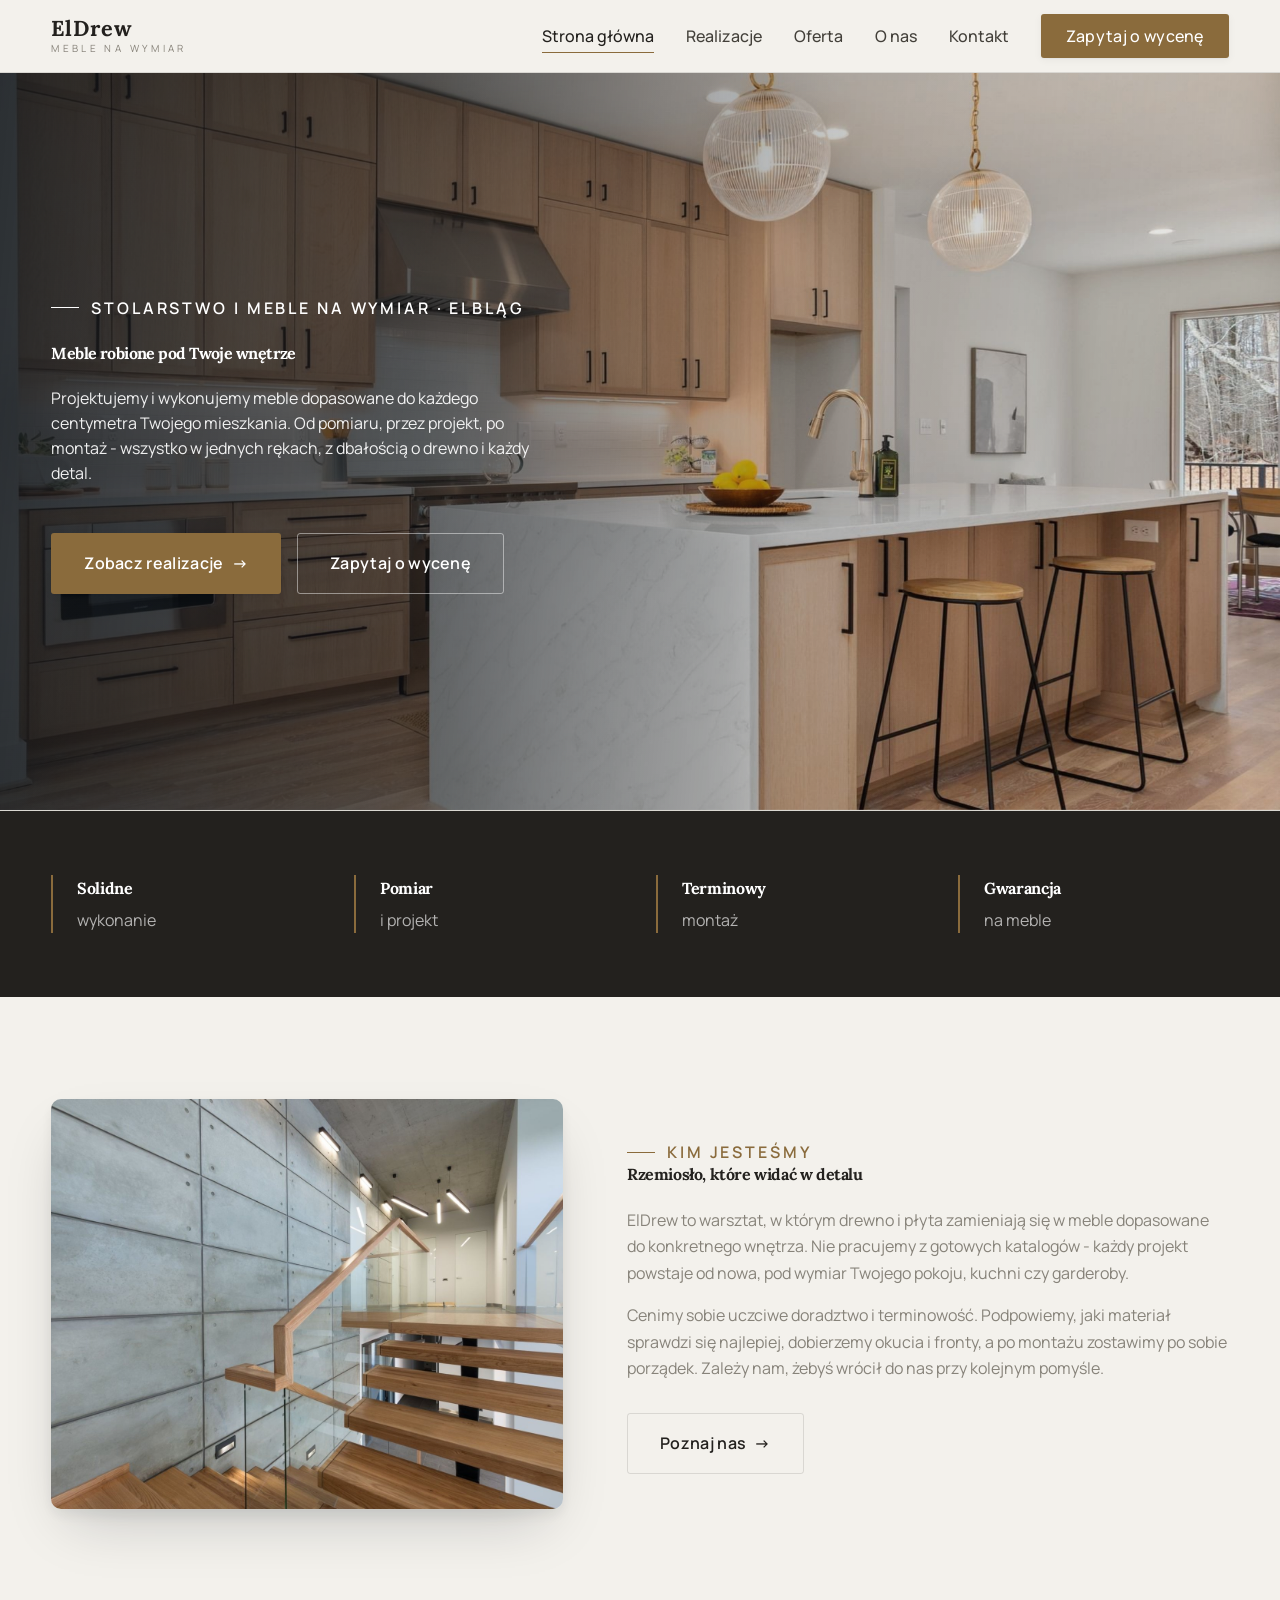
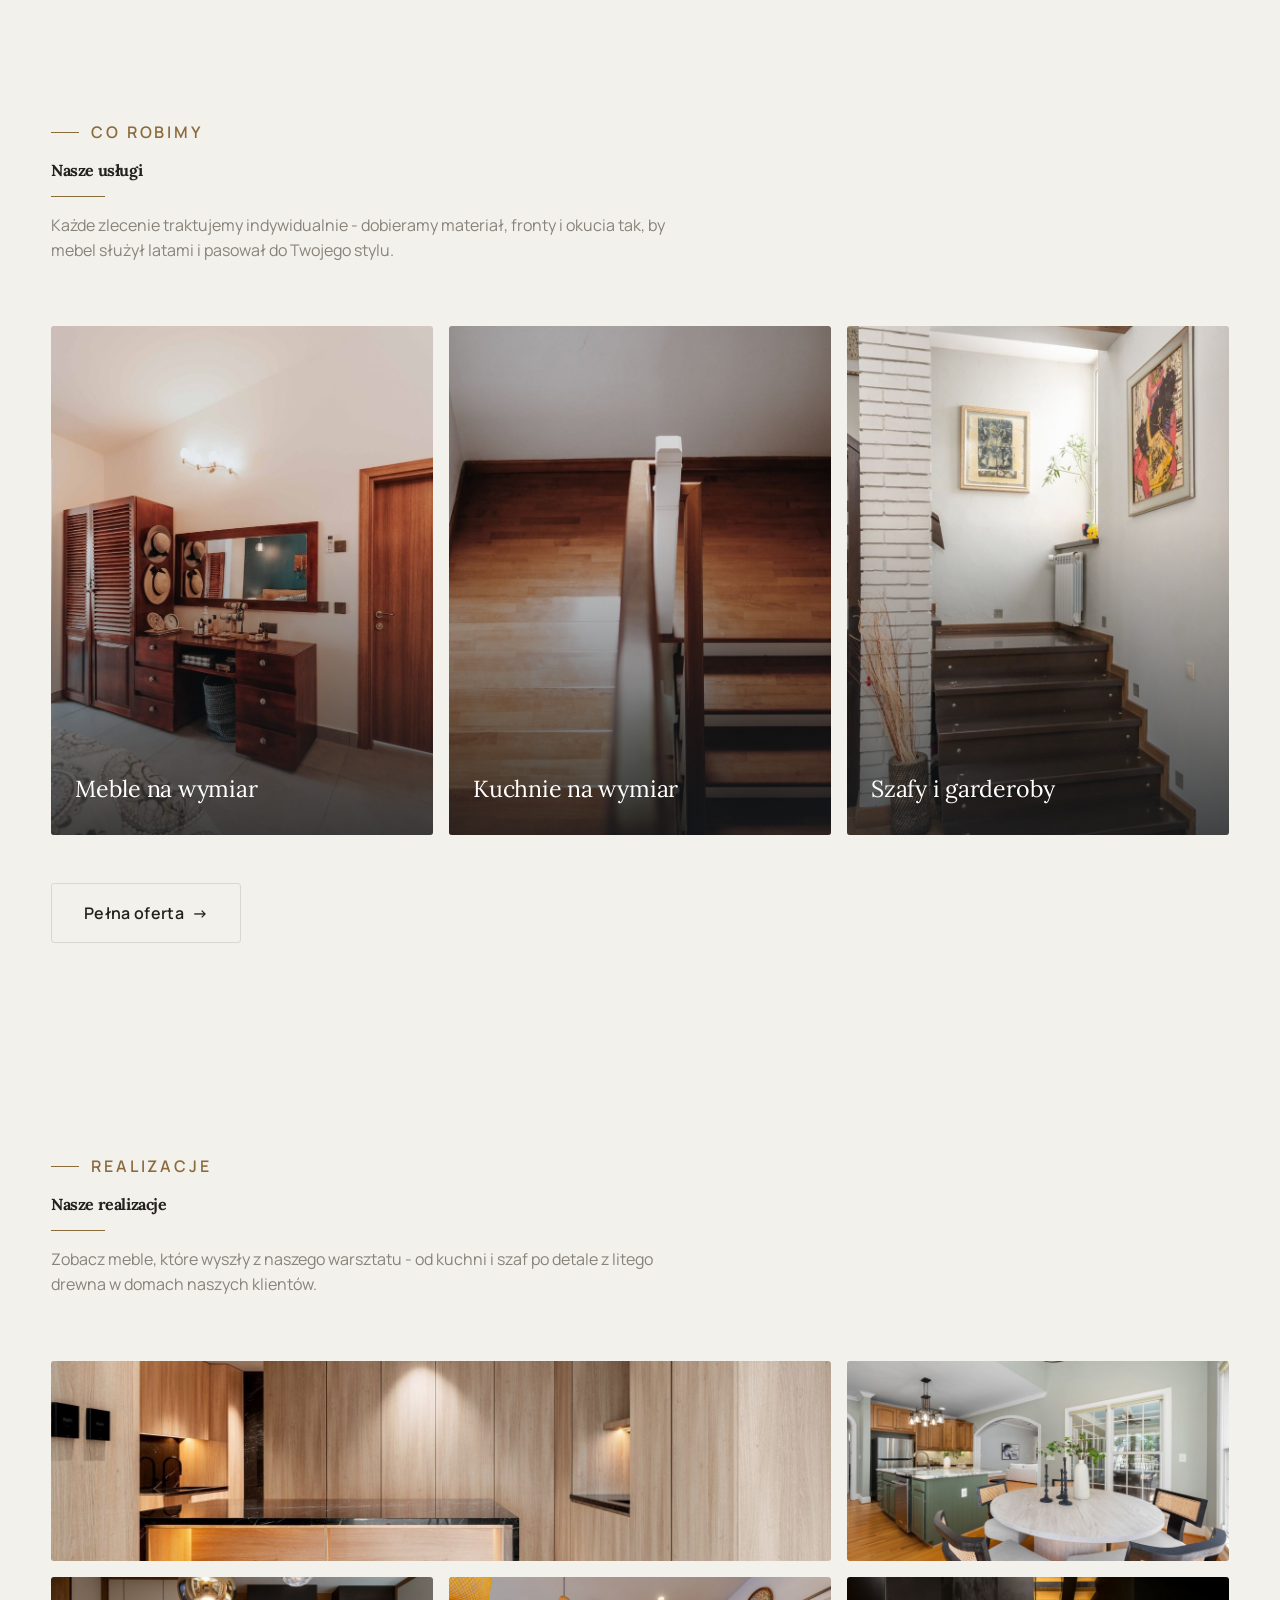
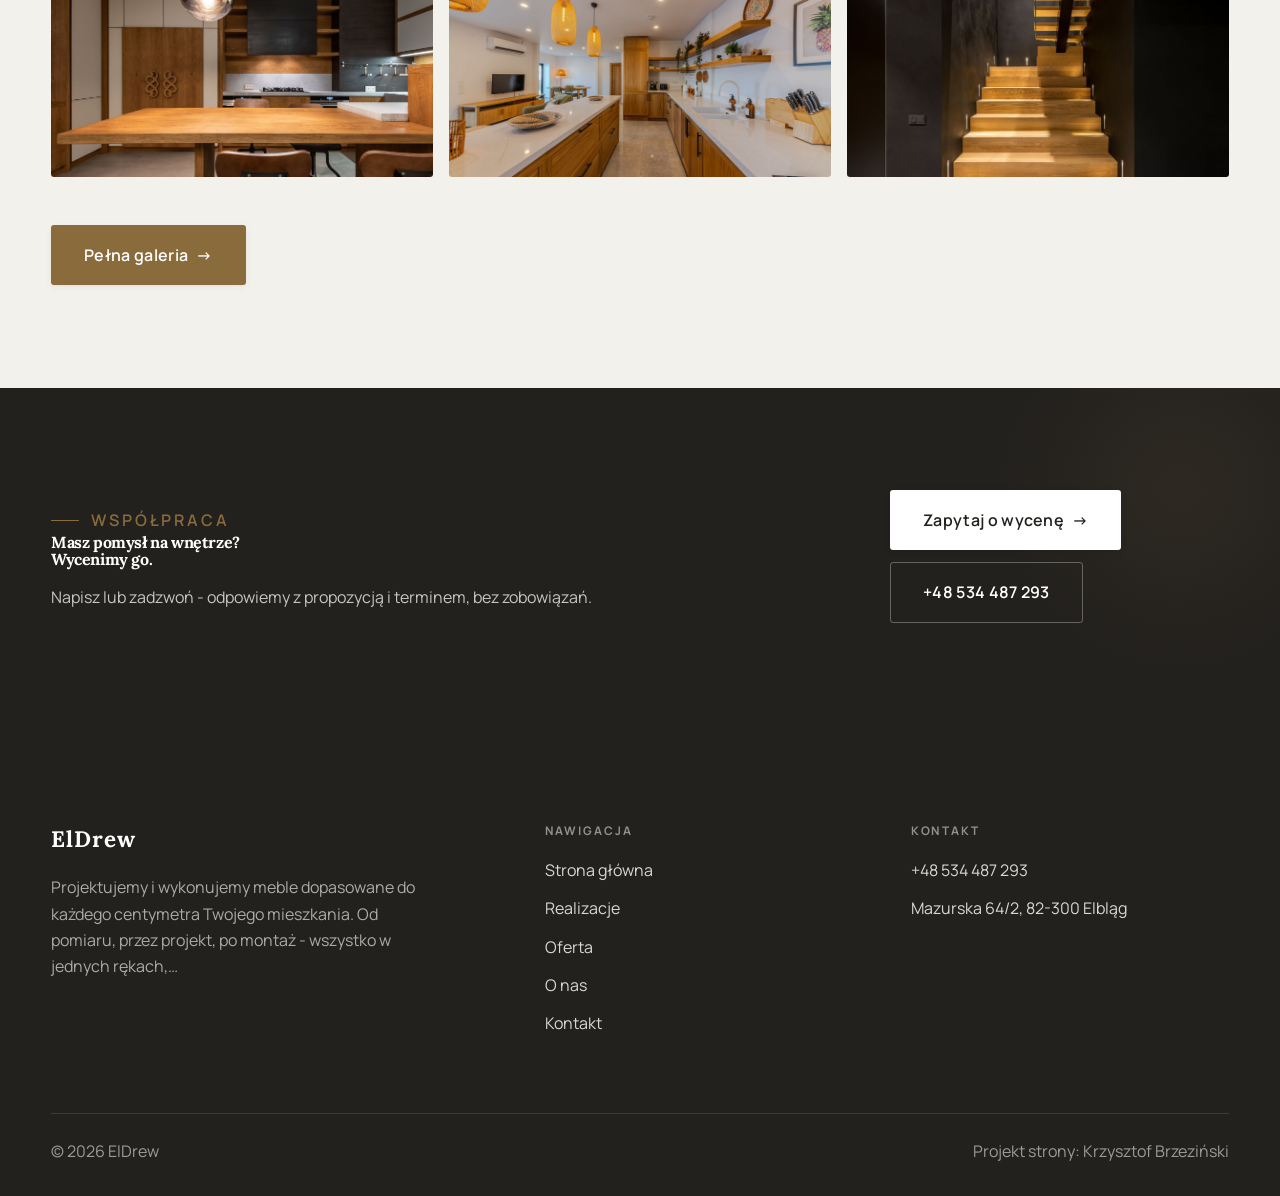
<file: index.html>
<!DOCTYPE html>
<html lang="pl">
<head>
<meta charset="UTF-8">
<meta name="viewport" content="width=device-width, initial-scale=1.0">
<title>ElDrew - Meble na wymiar · Elbląg</title>
<meta name="description" content="ElDrew - meble na wymiar, kuchnie, szafy i zabudowy z drewna. Bezpłatny pomiar, własny projekt i solidny montaż. Zobacz nasze realizacje.">
<link rel="preconnect" href="https://fonts.googleapis.com">
<link rel="preconnect" href="https://fonts.gstatic.com" crossorigin>
<link href="https://fonts.googleapis.com/css2?family=Lora:wght@500;600;700&family=Manrope:wght@400;500;600&display=swap" rel="stylesheet">
<link rel="stylesheet" href="assets/styles.css">
</head>
<body>

<header class="nav">
  <div class="wrap nav-inner">
    <a class="brand" href="index.html"><span class="name">ElDrew</span><span class="sub">Meble na wymiar</span></a>
    <nav class="nav-links">
      <a href="index.html" class="active">Strona główna</a>
      <a href="realizacje.html">Realizacje</a>
      <a href="oferta.html">Oferta</a>
      <a href="o-nas.html">O nas</a>
      <a href="kontakt.html">Kontakt</a>
      <a href="kontakt.html" class="btn btn-accent">Zapytaj o wycenę</a>
    </nav>
    <button class="nav-toggle" aria-label="Menu"><span></span><span></span><span></span></button>
  </div>
</header>

<section class="hero-cine">
  <img src="img/hero.jpg" alt="ElDrew - Meble robione pod Twoje wnętrze">
  <div class="wrap">
    <div class="hero-copy">
      <span class="eyebrow">Stolarstwo i meble na wymiar · Elbląg</span>
      <h1>Meble robione pod Twoje wnętrze</h1>
      <p class="lead">Projektujemy i wykonujemy meble dopasowane do każdego centymetra Twojego mieszkania. Od pomiaru, przez projekt, po montaż - wszystko w jednych rękach, z dbałością o drewno i każdy detal.</p>
      <div class="hero-actions">
        <a href="realizacje.html" class="btn btn-accent">Zobacz realizacje <span class="arr">→</span></a>
        <a href="kontakt.html" class="btn btn-ghost" style="color:#fff;border-color:rgba(255,255,255,.45)">Zapytaj o wycenę</a>
      </div>
    </div>
  </div>
</section>
<section class="strip" style="padding-block:0">
  <div class="wrap">
    <div class="item reveal"><div class="k">Solidne</div><div class="v">wykonanie</div></div>
    <div class="item reveal"><div class="k">Pomiar</div><div class="v">i projekt</div></div>
    <div class="item reveal"><div class="k">Terminowy</div><div class="v">montaż</div></div>
    <div class="item reveal"><div class="k">Gwarancja</div><div class="v">na meble</div></div>
  </div>
</section>
<section>
  <div class="wrap split">
    <div class="split-art reveal"><img src="img/g1.jpg" alt="ElDrew - realizacja" loading="lazy"></div>
    <div class="split-copy reveal">
      <span class="eyebrow">Kim jesteśmy</span>
      <h2>Rzemiosło, które widać w detalu</h2>
      <p class="muted">ElDrew to warsztat, w którym drewno i płyta zamieniają się w meble dopasowane do konkretnego wnętrza. Nie pracujemy z gotowych katalogów - każdy projekt powstaje od nowa, pod wymiar Twojego pokoju, kuchni czy garderoby.</p>
      <p class="muted">Cenimy sobie uczciwe doradztwo i terminowość. Podpowiemy, jaki materiał sprawdzi się najlepiej, dobierzemy okucia i fronty, a po montażu zostawimy po sobie porządek. Zależy nam, żebyś wrócił do nas przy kolejnym pomyśle.</p>
      <a href="o-nas.html" class="btn btn-ghost">Poznaj nas <span class="arr">→</span></a>
    </div>
  </div>
</section>
<section>
  <div class="wrap">
    <div class="head reveal">
      <span class="eyebrow">Co robimy</span>
      <h2>Nasze usługi</h2>
      <p>Każde zlecenie traktujemy indywidualnie - dobieramy materiał, fronty i okucia tak, by mebel służył latami i pasował do Twojego stylu.</p>
    </div>
    <div class="gateways">
      <a href="oferta.html" class="gateway reveal"><img src="img/g2.jpg" alt="Meble na wymiar" loading="lazy"><span class="g-ttl">Meble na wymiar</span></a>
      <a href="oferta.html" class="gateway reveal"><img src="img/g3.jpg" alt="Kuchnie na wymiar" loading="lazy"><span class="g-ttl">Kuchnie na wymiar</span></a>
      <a href="oferta.html" class="gateway reveal"><img src="img/g4.jpg" alt="Szafy i garderoby" loading="lazy"><span class="g-ttl">Szafy i garderoby</span></a>
    </div>
    <div style="margin-top:var(--space-7)" class="reveal"><a href="oferta.html" class="btn btn-ghost">Pełna oferta <span class="arr">→</span></a></div>
  </div>
</section>
<section>
  <div class="wrap">
    <div class="head reveal">
      <span class="eyebrow">Realizacje</span>
      <h2>Nasze realizacje</h2>
      <p>Zobacz meble, które wyszły z naszego warsztatu - od kuchni i szaf po detale z litego drewna w domach naszych klientów.</p>
    </div>
    <div class="gallery">
      <div class="tile t-two3 reveal"><img src="img/g5.jpg" alt="Kuchnia na wymiar" loading="lazy"><div class="cap">Kuchnia na wymiar</div></div>
      <div class="tile t-third reveal"><img src="img/g6.jpg" alt="Szafa wnękowa" loading="lazy"><div class="cap">Szafa wnękowa</div></div>
      <div class="tile t-third reveal"><img src="img/g7.jpg" alt="Zabudowa pod skos" loading="lazy"><div class="cap">Zabudowa pod skos</div></div>
      <div class="tile t-third reveal"><img src="img/g8.jpg" alt="Detal drewna" loading="lazy"><div class="cap">Detal drewna</div></div>
      <div class="tile t-third reveal"><img src="img/g9.jpg" alt="Schody z drewna" loading="lazy"><div class="cap">Schody z drewna</div></div>
    </div>
    <div style="margin-top:var(--space-7)" class="reveal"><a href="realizacje.html" class="btn btn-accent">Pełna galeria <span class="arr">→</span></a></div>
  </div>
</section>
<section class="cta">
  <div class="wrap">
    <div class="reveal">
      <span class="eyebrow">Współpraca</span>
      <h2>Masz pomysł na wnętrze? Wycenimy go.</h2>
      <p>Napisz lub zadzwoń - odpowiemy z propozycją i terminem, bez zobowiązań.</p>
    </div>
    <div class="cta-actions reveal">
      <a href="kontakt.html" class="btn btn-light">Zapytaj o wycenę <span class="arr">→</span></a>
      <a href="tel:+48534487293" class="btn btn-ghost" style="color:#fff;border-color:rgba(255,255,255,.3)">+48 534 487 293</a>
    </div>
  </div>
</section>

<footer>
  <div class="wrap">
    <div class="foot-grid">
      <div class="foot-brand">
        <div class="name">ElDrew</div>
        <p>Projektujemy i wykonujemy meble dopasowane do każdego centymetra Twojego mieszkania. Od pomiaru, przez projekt, po montaż - wszystko w jednych rękach,…</p>
      </div>
      <div class="foot-col">
        <h4>Nawigacja</h4>
        <a href="index.html">Strona główna</a>
        <a href="realizacje.html">Realizacje</a>
        <a href="oferta.html">Oferta</a>
        <a href="o-nas.html">O nas</a>
        <a href="kontakt.html">Kontakt</a>
      </div>
      <div class="foot-col">
        <h4>Kontakt</h4>
        <a href="tel:+48534487293">+48 534 487 293</a>
        <p>Mazurska 64/2, 82-300 Elbląg</p>
      </div>
    </div>
    <div class="foot-bot">
      <span>© 2026 ElDrew</span>
      <span>Projekt strony: Krzysztof Brzeziński</span>
    </div>
  </div>
</footer>


<script src="assets/main.js"></script>
</body>
</html>
</file>
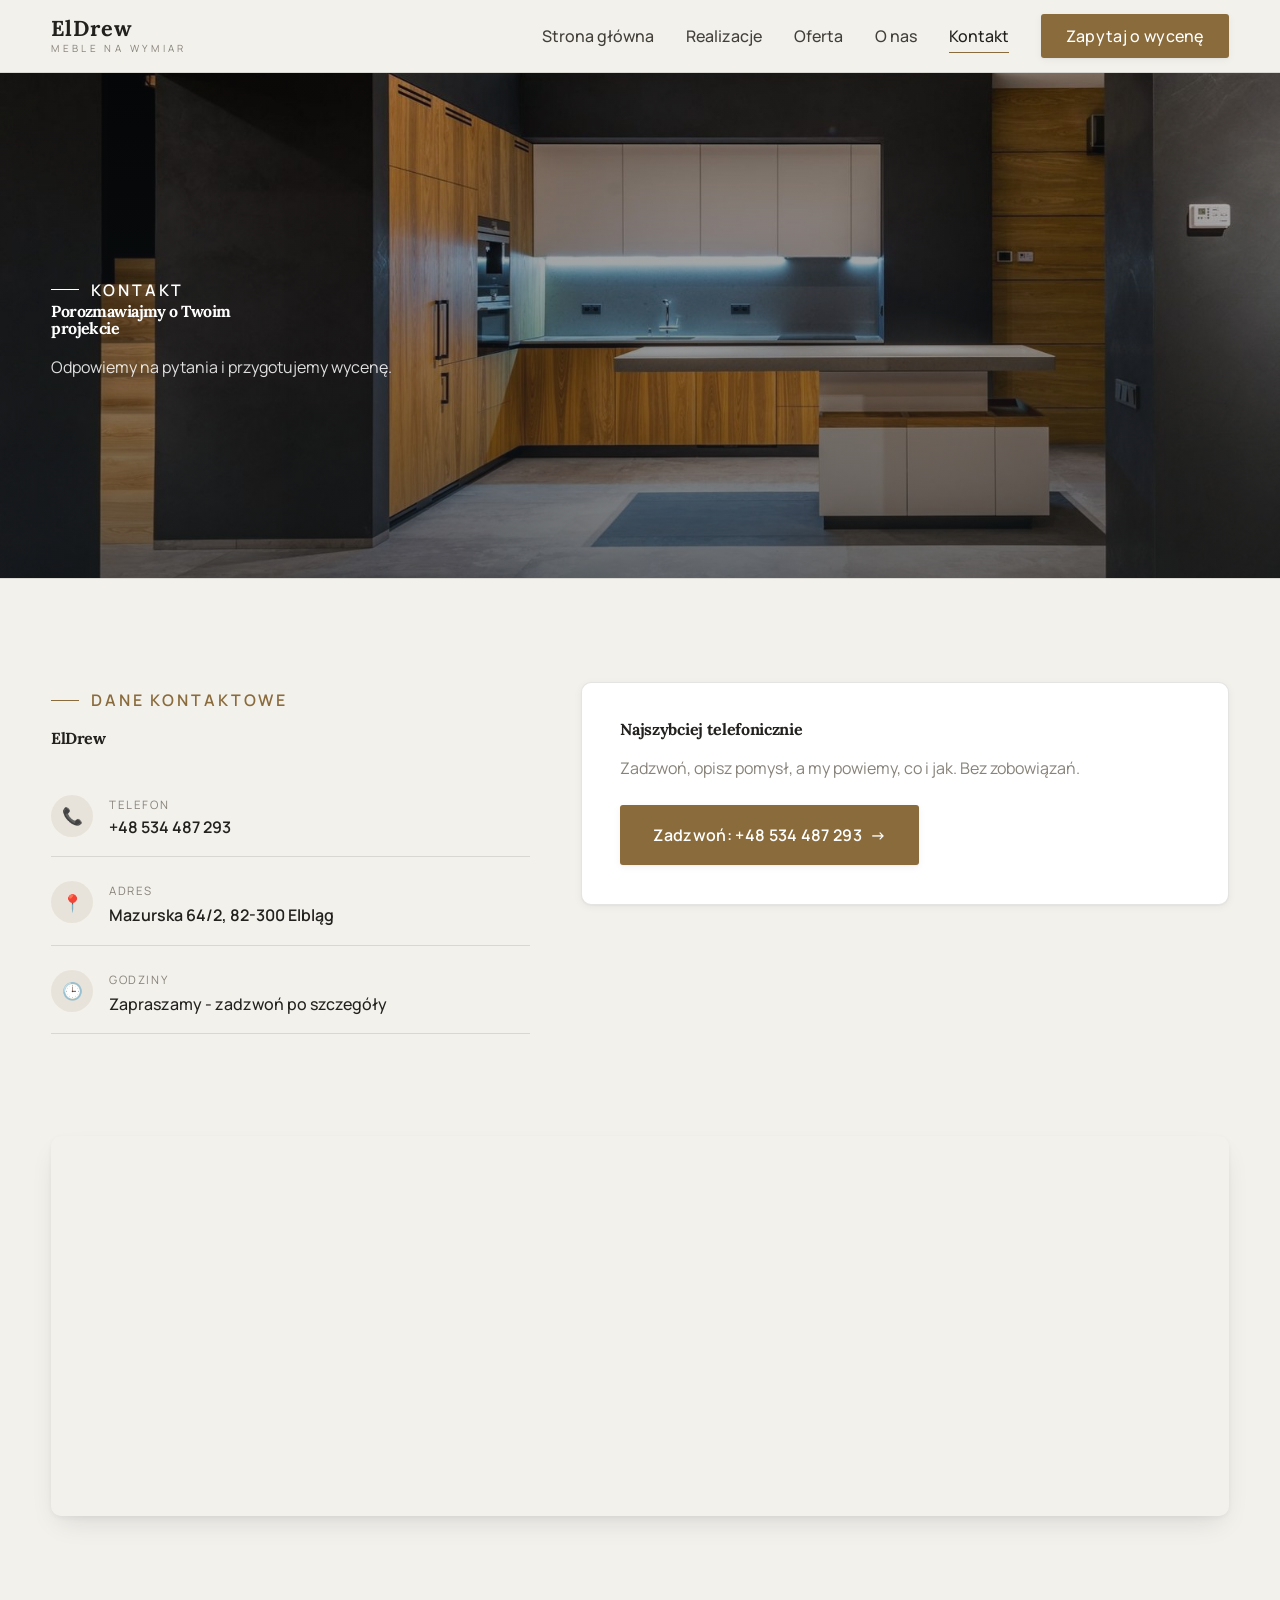
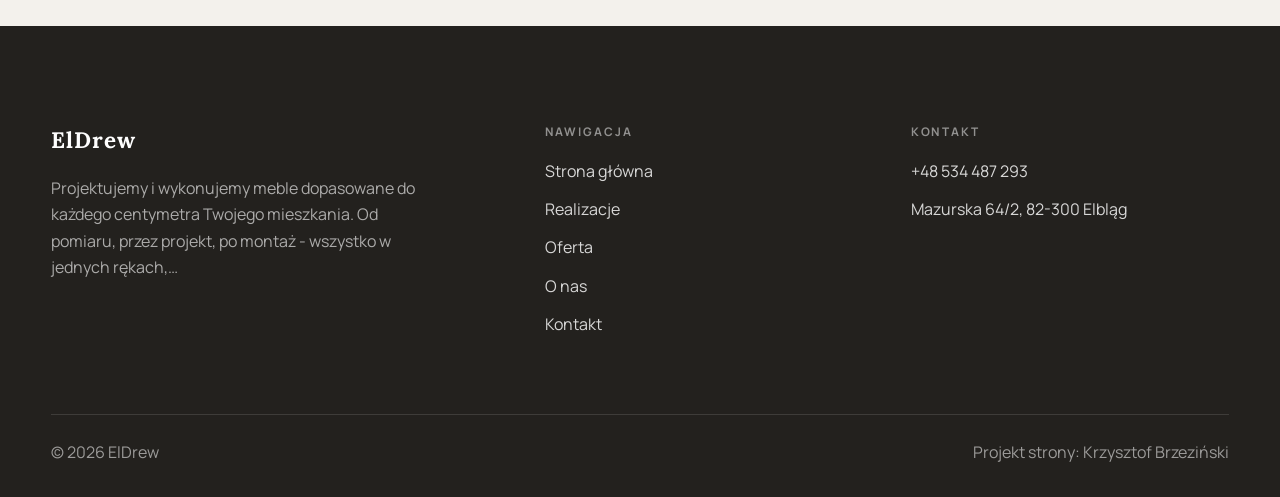
<file: kontakt.html>
<!DOCTYPE html>
<html lang="pl">
<head>
<meta charset="UTF-8">
<meta name="viewport" content="width=device-width, initial-scale=1.0">
<title>Kontakt - ElDrew</title>
<meta name="description" content="Kontakt ElDrew - Mazurska 64/2, 82-300 Elbląg">
<link rel="preconnect" href="https://fonts.googleapis.com">
<link rel="preconnect" href="https://fonts.gstatic.com" crossorigin>
<link href="https://fonts.googleapis.com/css2?family=Lora:wght@500;600;700&family=Manrope:wght@400;500;600&display=swap" rel="stylesheet">
<link rel="stylesheet" href="assets/styles.css">
</head>
<body>

<header class="nav">
  <div class="wrap nav-inner">
    <a class="brand" href="index.html"><span class="name">ElDrew</span><span class="sub">Meble na wymiar</span></a>
    <nav class="nav-links">
      <a href="index.html">Strona główna</a>
      <a href="realizacje.html">Realizacje</a>
      <a href="oferta.html">Oferta</a>
      <a href="o-nas.html">O nas</a>
      <a href="kontakt.html" class="active">Kontakt</a>
      <a href="kontakt.html" class="btn btn-accent">Zapytaj o wycenę</a>
    </nav>
    <button class="nav-toggle" aria-label="Menu"><span></span><span></span><span></span></button>
  </div>
</header>

<section class="pagehead">
  <img src="img/about.jpg" alt="ElDrew - Porozmawiajmy o Twoim projekcie">
  <div class="wrap">
    <span class="eyebrow">Kontakt</span>
    <h1>Porozmawiajmy o Twoim projekcie</h1>
    <p>Odpowiemy na pytania i przygotujemy wycenę.</p>
  </div>
</section>
<section>
  <div class="wrap contact-grid">
    <div class="reveal">
      <span class="eyebrow">Dane kontaktowe</span>
      <h2 style="margin:var(--space-4) 0 var(--space-6)">ElDrew</h2>
      <div class="info-list">
        <div class="info-row"><div class="ic">📞</div><div><div class="lbl">Telefon</div><a class="val" href="tel:+48534487293">+48 534 487 293</a></div></div>
        <div class="info-row"><div class="ic">📍</div><div><div class="lbl">Adres</div><div class="val">Mazurska 64/2, 82-300 Elbląg</div></div></div>
        <div class="info-row"><div class="ic">🕒</div><div><div class="lbl">Godziny</div><div class="val" style="font-weight:500">Zapraszamy - zadzwoń po szczegóły</div></div></div>
      </div>
    </div>
    <div class="reveal">
      <div class="form">
        <h3 style="margin-bottom:var(--space-4)">Najszybciej telefonicznie</h3>
        <p class="muted" style="margin-bottom:var(--space-5)">Zadzwoń, opisz pomysł, a my powiemy, co i jak. Bez zobowiązań.</p>
        <a href="tel:+48534487293" class="btn btn-accent" style="justify-content:center">Zadzwoń: +48 534 487 293 <span class="arr">→</span></a>
      </div>
    </div>
  </div>
</section>
<section style="padding-top:0">
  <div class="wrap reveal">
    <iframe class="map" title="ElDrew - Elbląg" src="https://maps.google.com/maps?q=ElDrew%20Elbl%C4%85g&z=15&output=embed" loading="lazy" referrerpolicy="no-referrer-when-downgrade"></iframe>
  </div>
</section>

<footer>
  <div class="wrap">
    <div class="foot-grid">
      <div class="foot-brand">
        <div class="name">ElDrew</div>
        <p>Projektujemy i wykonujemy meble dopasowane do każdego centymetra Twojego mieszkania. Od pomiaru, przez projekt, po montaż - wszystko w jednych rękach,…</p>
      </div>
      <div class="foot-col">
        <h4>Nawigacja</h4>
        <a href="index.html">Strona główna</a>
        <a href="realizacje.html">Realizacje</a>
        <a href="oferta.html">Oferta</a>
        <a href="o-nas.html">O nas</a>
        <a href="kontakt.html">Kontakt</a>
      </div>
      <div class="foot-col">
        <h4>Kontakt</h4>
        <a href="tel:+48534487293">+48 534 487 293</a>
        <p>Mazurska 64/2, 82-300 Elbląg</p>
      </div>
    </div>
    <div class="foot-bot">
      <span>© 2026 ElDrew</span>
      <span>Projekt strony: Krzysztof Brzeziński</span>
    </div>
  </div>
</footer>


<script src="assets/main.js"></script>
</body>
</html>
</file>
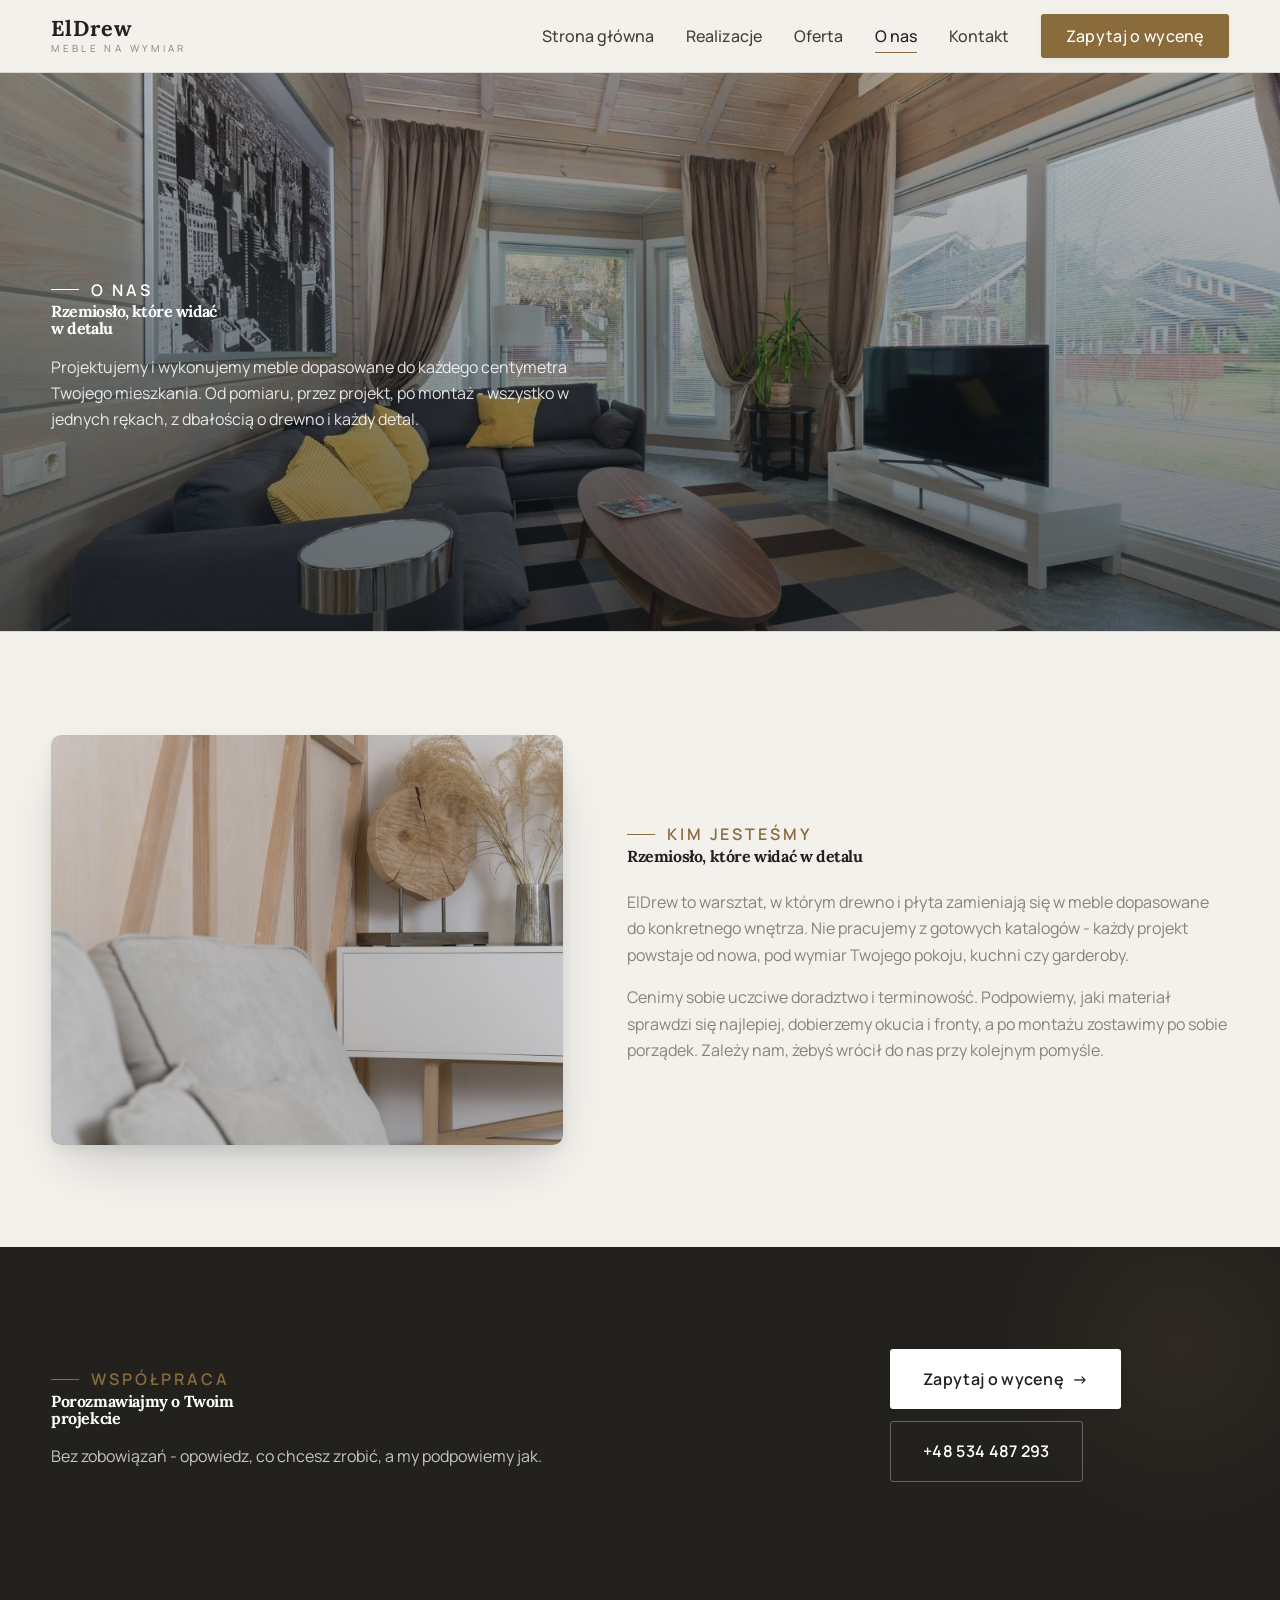
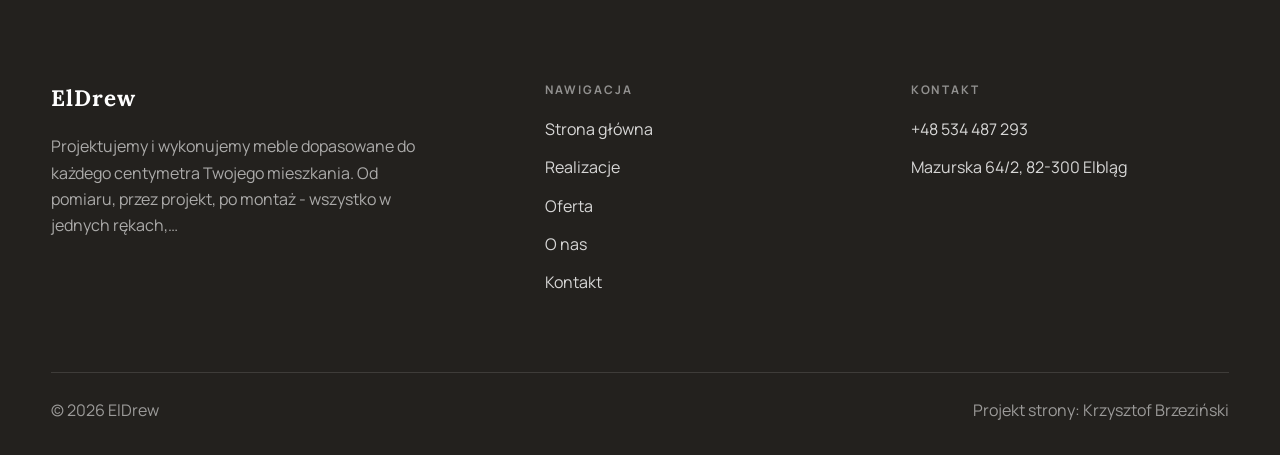
<file: o-nas.html>
<!DOCTYPE html>
<html lang="pl">
<head>
<meta charset="UTF-8">
<meta name="viewport" content="width=device-width, initial-scale=1.0">
<title>O nas - ElDrew</title>
<meta name="description" content="ElDrew - meble na wymiar, kuchnie, szafy i zabudowy z drewna. Bezpłatny pomiar, własny projekt i solidny montaż. Zobacz nasze realizacje.">
<link rel="preconnect" href="https://fonts.googleapis.com">
<link rel="preconnect" href="https://fonts.gstatic.com" crossorigin>
<link href="https://fonts.googleapis.com/css2?family=Lora:wght@500;600;700&family=Manrope:wght@400;500;600&display=swap" rel="stylesheet">
<link rel="stylesheet" href="assets/styles.css">
</head>
<body>

<header class="nav">
  <div class="wrap nav-inner">
    <a class="brand" href="index.html"><span class="name">ElDrew</span><span class="sub">Meble na wymiar</span></a>
    <nav class="nav-links">
      <a href="index.html">Strona główna</a>
      <a href="realizacje.html">Realizacje</a>
      <a href="oferta.html">Oferta</a>
      <a href="o-nas.html" class="active">O nas</a>
      <a href="kontakt.html">Kontakt</a>
      <a href="kontakt.html" class="btn btn-accent">Zapytaj o wycenę</a>
    </nav>
    <button class="nav-toggle" aria-label="Menu"><span></span><span></span><span></span></button>
  </div>
</header>

<section class="pagehead">
  <img src="img/g13.jpg" alt="ElDrew - Rzemiosło, które widać w detalu">
  <div class="wrap">
    <span class="eyebrow">O nas</span>
    <h1>Rzemiosło, które widać w detalu</h1>
    <p>Projektujemy i wykonujemy meble dopasowane do każdego centymetra Twojego mieszkania. Od pomiaru, przez projekt, po montaż - wszystko w jednych rękach, z dbałością o drewno i każdy detal.</p>
  </div>
</section>
<section>
  <div class="wrap split">
    <div class="split-art reveal"><img src="img/g14.jpg" alt="ElDrew" loading="lazy"></div>
    <div class="split-copy reveal">
      <span class="eyebrow">Kim jesteśmy</span>
      <h2>Rzemiosło, które widać w detalu</h2>
      <p class="muted">ElDrew to warsztat, w którym drewno i płyta zamieniają się w meble dopasowane do konkretnego wnętrza. Nie pracujemy z gotowych katalogów - każdy projekt powstaje od nowa, pod wymiar Twojego pokoju, kuchni czy garderoby.</p>
      <p class="muted">Cenimy sobie uczciwe doradztwo i terminowość. Podpowiemy, jaki materiał sprawdzi się najlepiej, dobierzemy okucia i fronty, a po montażu zostawimy po sobie porządek. Zależy nam, żebyś wrócił do nas przy kolejnym pomyśle.</p>
    </div>
  </div>
</section>


<section class="cta">
  <div class="wrap">
    <div class="reveal">
      <span class="eyebrow">Współpraca</span>
      <h2>Porozmawiajmy o Twoim projekcie</h2>
      <p>Bez zobowiązań - opowiedz, co chcesz zrobić, a my podpowiemy jak.</p>
    </div>
    <div class="cta-actions reveal">
      <a href="kontakt.html" class="btn btn-light">Zapytaj o wycenę <span class="arr">→</span></a>
      <a href="tel:+48534487293" class="btn btn-ghost" style="color:#fff;border-color:rgba(255,255,255,.3)">+48 534 487 293</a>
    </div>
  </div>
</section>

<footer>
  <div class="wrap">
    <div class="foot-grid">
      <div class="foot-brand">
        <div class="name">ElDrew</div>
        <p>Projektujemy i wykonujemy meble dopasowane do każdego centymetra Twojego mieszkania. Od pomiaru, przez projekt, po montaż - wszystko w jednych rękach,…</p>
      </div>
      <div class="foot-col">
        <h4>Nawigacja</h4>
        <a href="index.html">Strona główna</a>
        <a href="realizacje.html">Realizacje</a>
        <a href="oferta.html">Oferta</a>
        <a href="o-nas.html">O nas</a>
        <a href="kontakt.html">Kontakt</a>
      </div>
      <div class="foot-col">
        <h4>Kontakt</h4>
        <a href="tel:+48534487293">+48 534 487 293</a>
        <p>Mazurska 64/2, 82-300 Elbląg</p>
      </div>
    </div>
    <div class="foot-bot">
      <span>© 2026 ElDrew</span>
      <span>Projekt strony: Krzysztof Brzeziński</span>
    </div>
  </div>
</footer>


<script src="assets/main.js"></script>
</body>
</html>
</file>
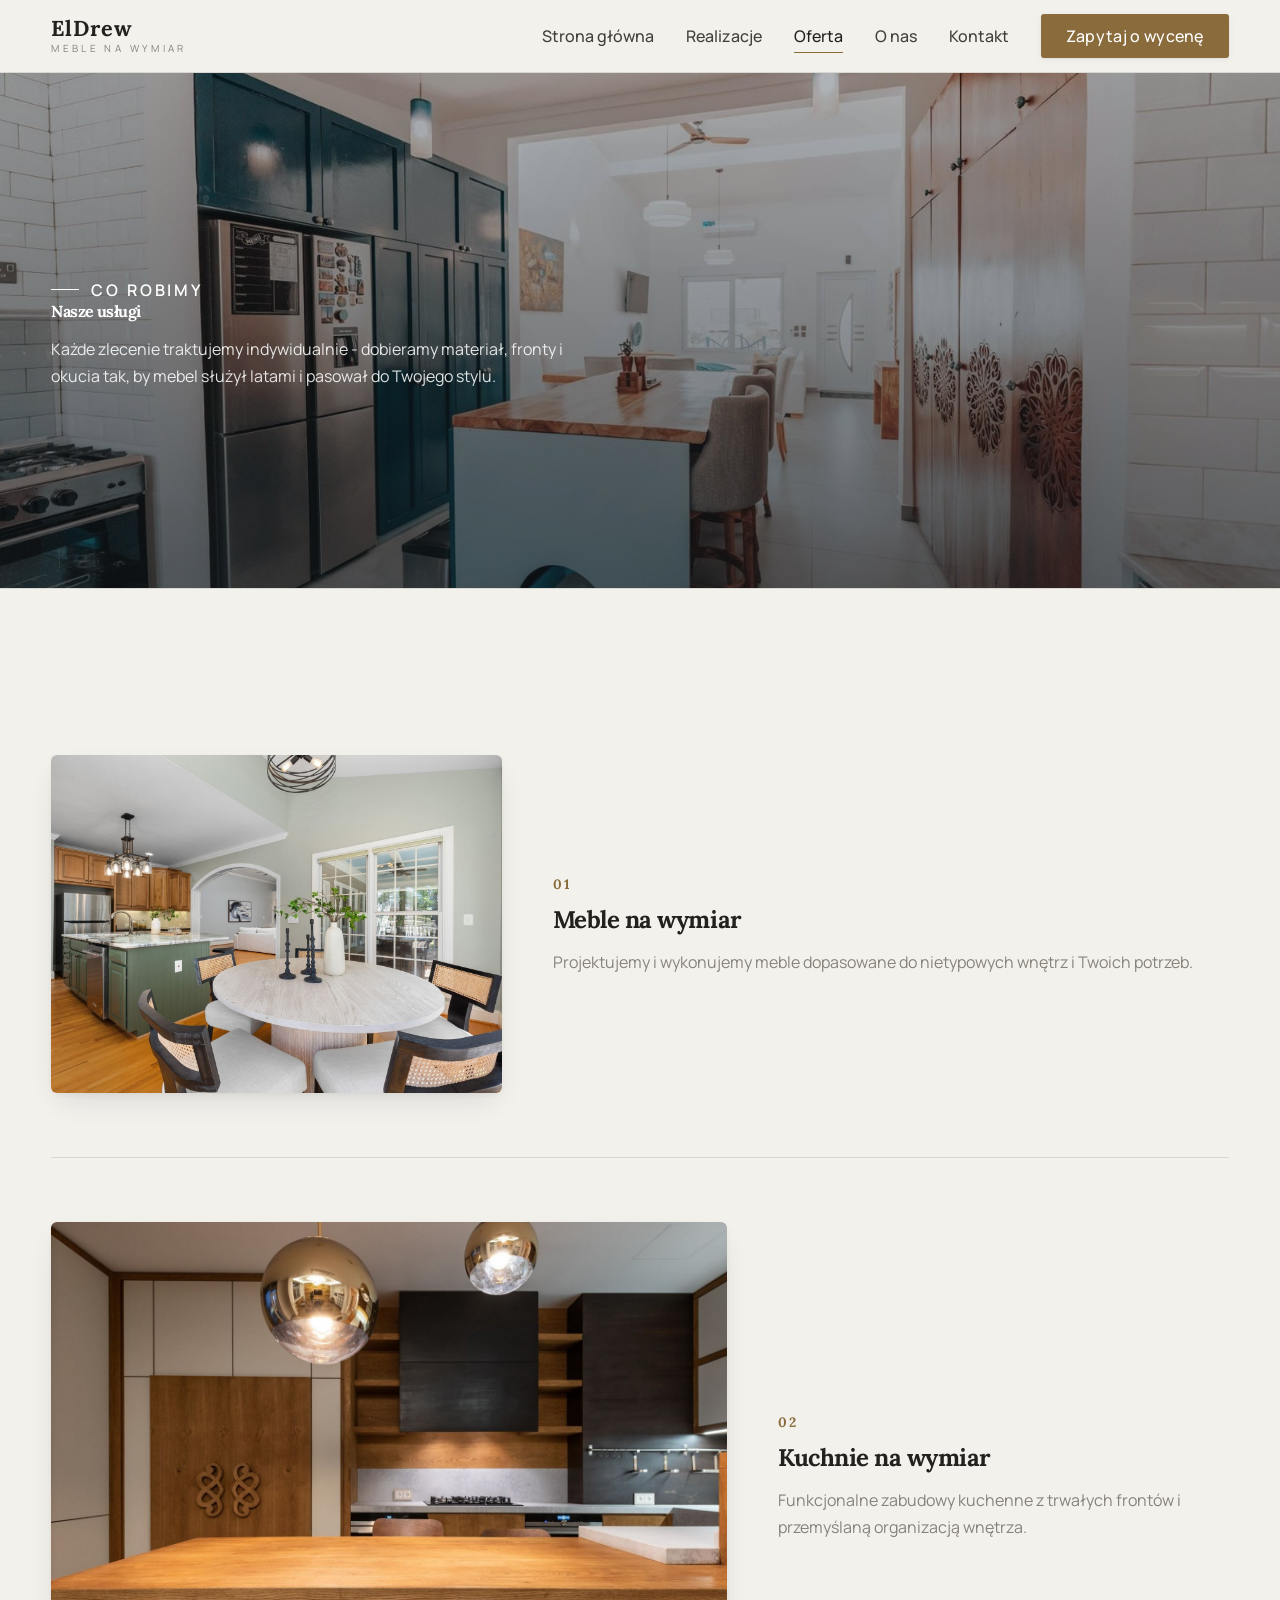
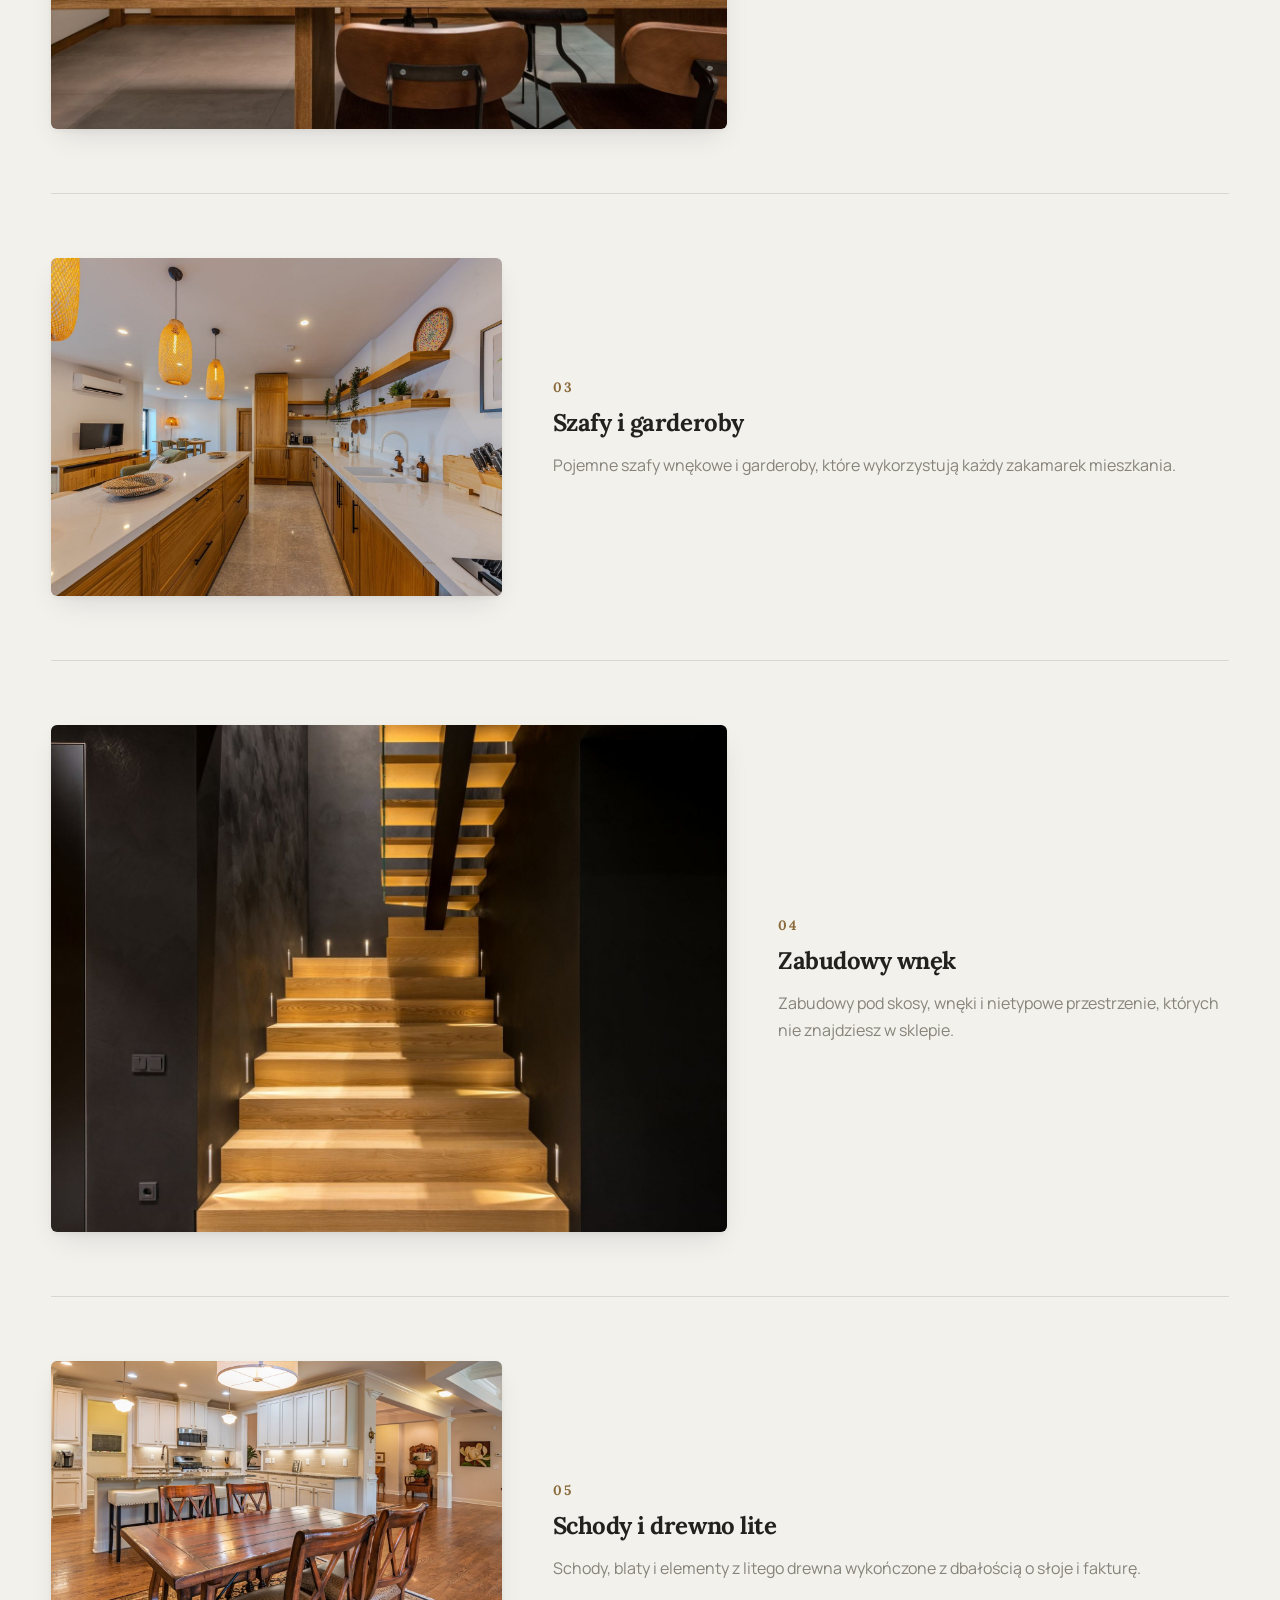
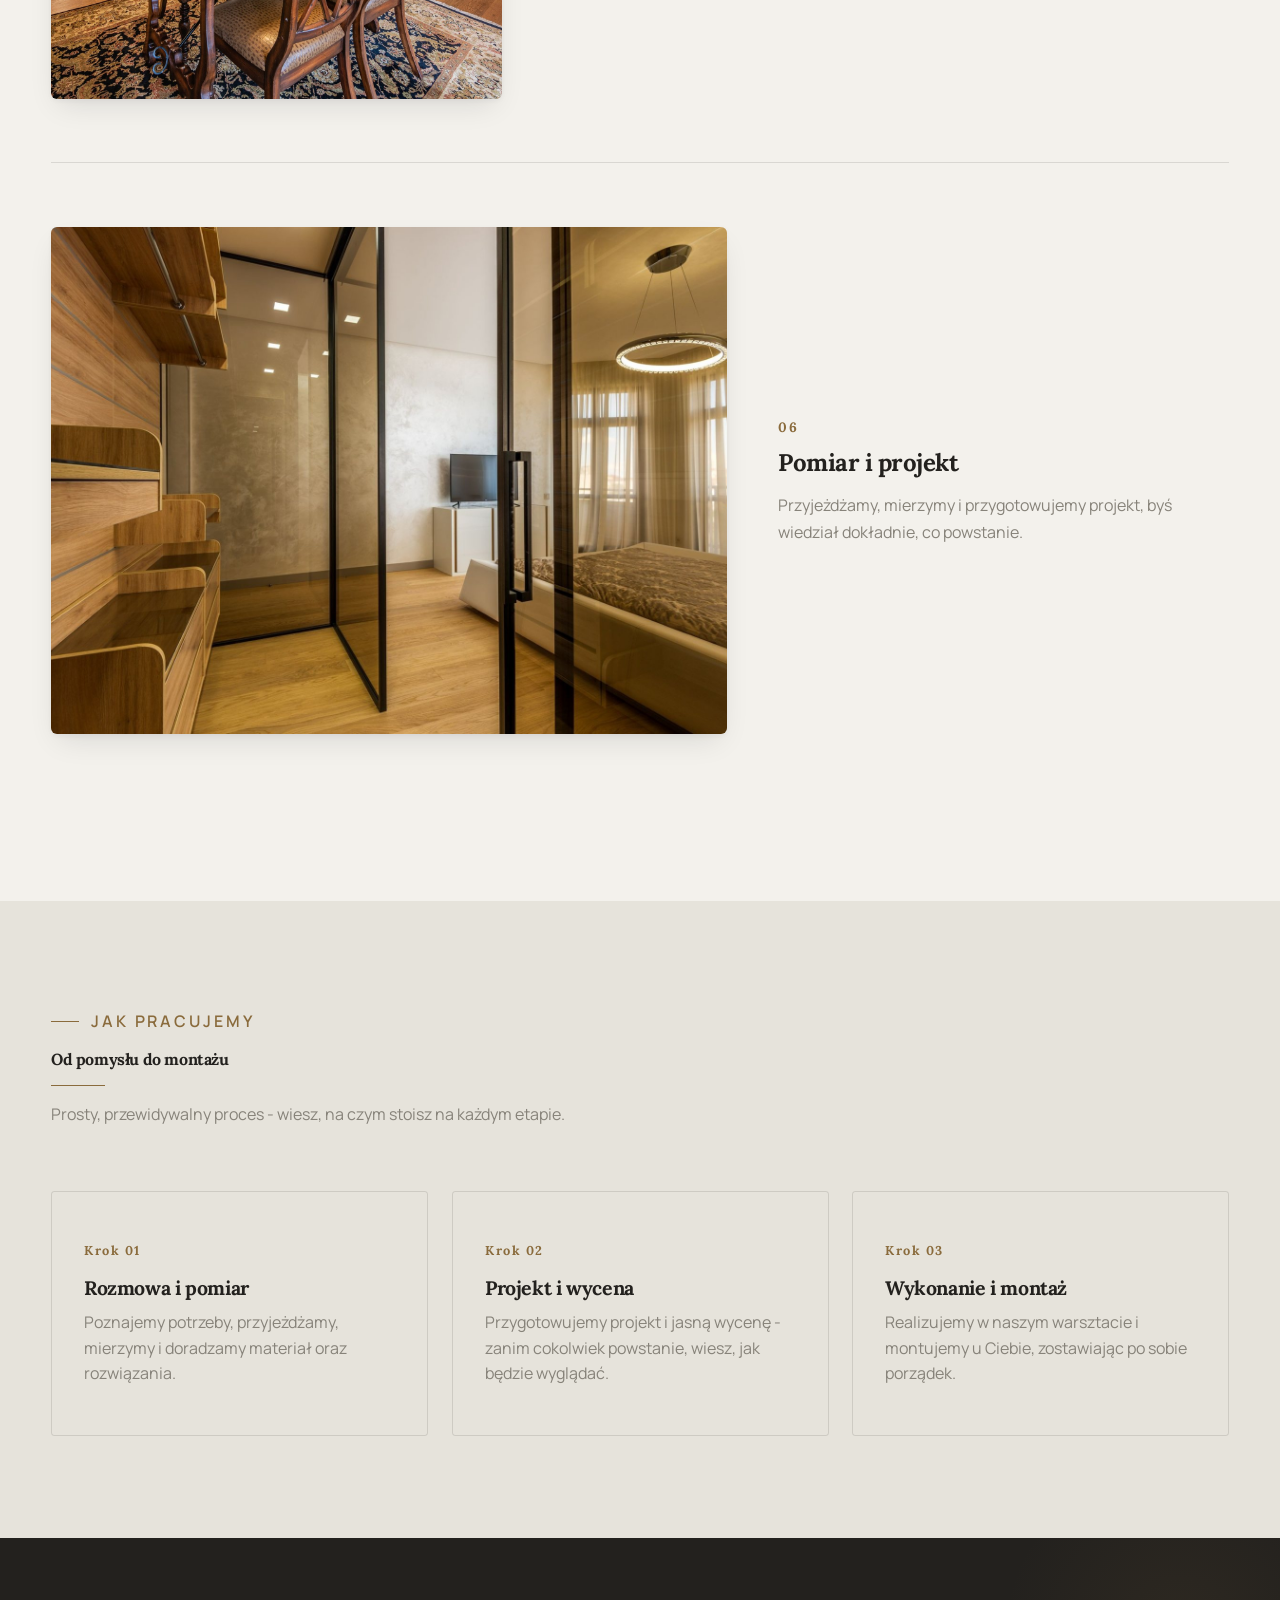
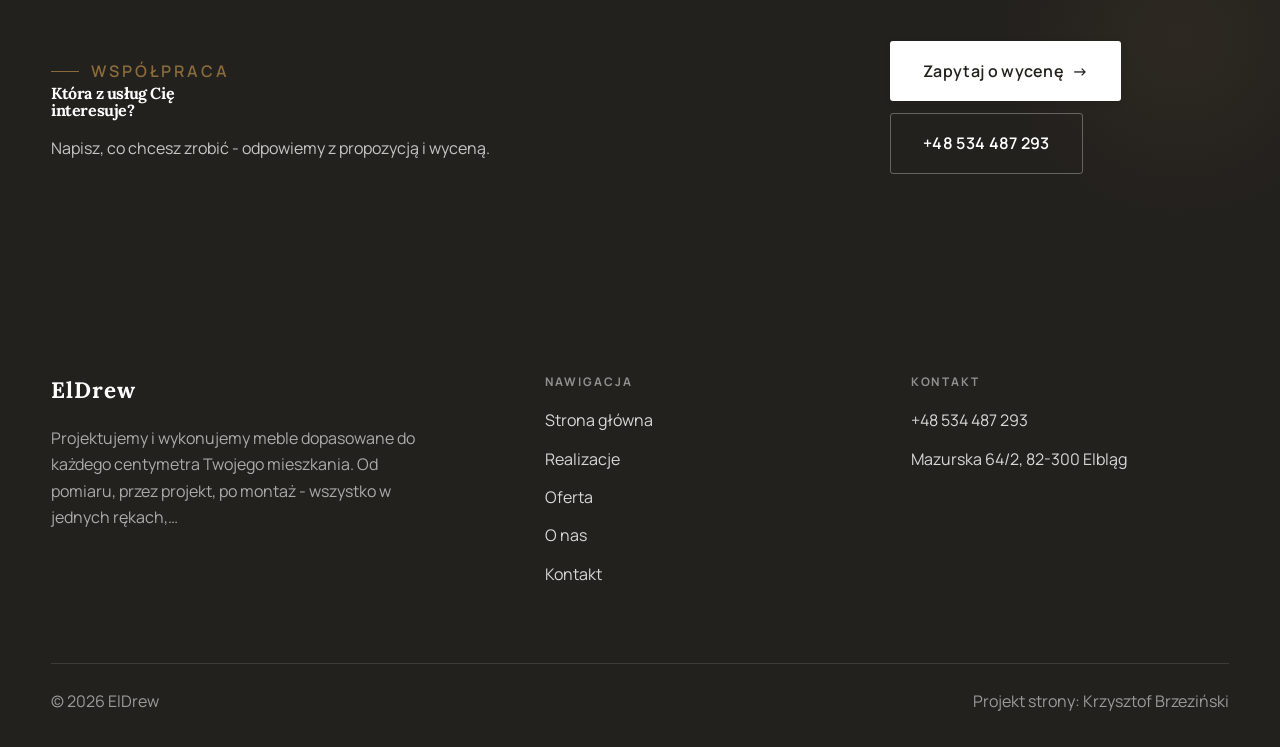
<file: oferta.html>
<!DOCTYPE html>
<html lang="pl">
<head>
<meta charset="UTF-8">
<meta name="viewport" content="width=device-width, initial-scale=1.0">
<title>Oferta - ElDrew</title>
<meta name="description" content="ElDrew - meble na wymiar, kuchnie, szafy i zabudowy z drewna. Bezpłatny pomiar, własny projekt i solidny montaż. Zobacz nasze realizacje.">
<link rel="preconnect" href="https://fonts.googleapis.com">
<link rel="preconnect" href="https://fonts.gstatic.com" crossorigin>
<link href="https://fonts.googleapis.com/css2?family=Lora:wght@500;600;700&family=Manrope:wght@400;500;600&display=swap" rel="stylesheet">
<link rel="stylesheet" href="assets/styles.css">
</head>
<body>

<header class="nav">
  <div class="wrap nav-inner">
    <a class="brand" href="index.html"><span class="name">ElDrew</span><span class="sub">Meble na wymiar</span></a>
    <nav class="nav-links">
      <a href="index.html">Strona główna</a>
      <a href="realizacje.html">Realizacje</a>
      <a href="oferta.html" class="active">Oferta</a>
      <a href="o-nas.html">O nas</a>
      <a href="kontakt.html">Kontakt</a>
      <a href="kontakt.html" class="btn btn-accent">Zapytaj o wycenę</a>
    </nav>
    <button class="nav-toggle" aria-label="Menu"><span></span><span></span><span></span></button>
  </div>
</header>

<section class="pagehead">
  <img src="img/g12.jpg" alt="ElDrew - Nasze usługi">
  <div class="wrap">
    <span class="eyebrow">Co robimy</span>
    <h1>Nasze usługi</h1>
    <p>Każde zlecenie traktujemy indywidualnie - dobieramy materiał, fronty i okucia tak, by mebel służył latami i pasował do Twojego stylu.</p>
  </div>
</section>
<section>
  <div class="wrap">
    <div class="svc-row reveal">
      <div class="svc-row-art"><img src="img/g6.jpg" alt="Meble na wymiar" loading="lazy"></div>
      <div>
        <span class="num">01</span>
        <h3>Meble na wymiar</h3>
        <p class="muted">Projektujemy i wykonujemy meble dopasowane do nietypowych wnętrz i Twoich potrzeb.</p>
      </div>
    </div>
    <div class="svc-row rev reveal">
      <div class="svc-row-art"><img src="img/g7.jpg" alt="Kuchnie na wymiar" loading="lazy"></div>
      <div>
        <span class="num">02</span>
        <h3>Kuchnie na wymiar</h3>
        <p class="muted">Funkcjonalne zabudowy kuchenne z trwałych frontów i przemyślaną organizacją wnętrza.</p>
      </div>
    </div>
    <div class="svc-row reveal">
      <div class="svc-row-art"><img src="img/g8.jpg" alt="Szafy i garderoby" loading="lazy"></div>
      <div>
        <span class="num">03</span>
        <h3>Szafy i garderoby</h3>
        <p class="muted">Pojemne szafy wnękowe i garderoby, które wykorzystują każdy zakamarek mieszkania.</p>
      </div>
    </div>
    <div class="svc-row rev reveal">
      <div class="svc-row-art"><img src="img/g9.jpg" alt="Zabudowy wnęk" loading="lazy"></div>
      <div>
        <span class="num">04</span>
        <h3>Zabudowy wnęk</h3>
        <p class="muted">Zabudowy pod skosy, wnęki i nietypowe przestrzenie, których nie znajdziesz w sklepie.</p>
      </div>
    </div>
    <div class="svc-row reveal">
      <div class="svc-row-art"><img src="img/g10.jpg" alt="Schody i drewno lite" loading="lazy"></div>
      <div>
        <span class="num">05</span>
        <h3>Schody i drewno lite</h3>
        <p class="muted">Schody, blaty i elementy z litego drewna wykończone z dbałością o słoje i fakturę.</p>
      </div>
    </div>
    <div class="svc-row rev reveal">
      <div class="svc-row-art"><img src="img/g11.jpg" alt="Pomiar i projekt" loading="lazy"></div>
      <div>
        <span class="num">06</span>
        <h3>Pomiar i projekt</h3>
        <p class="muted">Przyjeżdżamy, mierzymy i przygotowujemy projekt, byś wiedział dokładnie, co powstanie.</p>
      </div>
    </div>
  </div>
</section>
<section class="trust">
  <div class="wrap">
    <div class="head reveal">
      <span class="eyebrow">Jak pracujemy</span>
      <h2>Od pomysłu do montażu</h2>
      <p>Prosty, przewidywalny proces - wiesz, na czym stoisz na każdym etapie.</p>
    </div>
    <div class="svc-grid">
      <div class="svc reveal"><div class="ic">Krok 01</div><h3>Rozmowa i pomiar</h3><p>Poznajemy potrzeby, przyjeżdżamy, mierzymy i doradzamy materiał oraz rozwiązania.</p></div>
      <div class="svc reveal"><div class="ic">Krok 02</div><h3>Projekt i wycena</h3><p>Przygotowujemy projekt i jasną wycenę - zanim cokolwiek powstanie, wiesz, jak będzie wyglądać.</p></div>
      <div class="svc reveal"><div class="ic">Krok 03</div><h3>Wykonanie i montaż</h3><p>Realizujemy w naszym warsztacie i montujemy u Ciebie, zostawiając po sobie porządek.</p></div>
    </div>
  </div>
</section>
<section class="cta">
  <div class="wrap">
    <div class="reveal">
      <span class="eyebrow">Współpraca</span>
      <h2>Która z usług Cię interesuje?</h2>
      <p>Napisz, co chcesz zrobić - odpowiemy z propozycją i wyceną.</p>
    </div>
    <div class="cta-actions reveal">
      <a href="kontakt.html" class="btn btn-light">Zapytaj o wycenę <span class="arr">→</span></a>
      <a href="tel:+48534487293" class="btn btn-ghost" style="color:#fff;border-color:rgba(255,255,255,.3)">+48 534 487 293</a>
    </div>
  </div>
</section>

<footer>
  <div class="wrap">
    <div class="foot-grid">
      <div class="foot-brand">
        <div class="name">ElDrew</div>
        <p>Projektujemy i wykonujemy meble dopasowane do każdego centymetra Twojego mieszkania. Od pomiaru, przez projekt, po montaż - wszystko w jednych rękach,…</p>
      </div>
      <div class="foot-col">
        <h4>Nawigacja</h4>
        <a href="index.html">Strona główna</a>
        <a href="realizacje.html">Realizacje</a>
        <a href="oferta.html">Oferta</a>
        <a href="o-nas.html">O nas</a>
        <a href="kontakt.html">Kontakt</a>
      </div>
      <div class="foot-col">
        <h4>Kontakt</h4>
        <a href="tel:+48534487293">+48 534 487 293</a>
        <p>Mazurska 64/2, 82-300 Elbląg</p>
      </div>
    </div>
    <div class="foot-bot">
      <span>© 2026 ElDrew</span>
      <span>Projekt strony: Krzysztof Brzeziński</span>
    </div>
  </div>
</footer>


<script src="assets/main.js"></script>
</body>
</html>
</file>
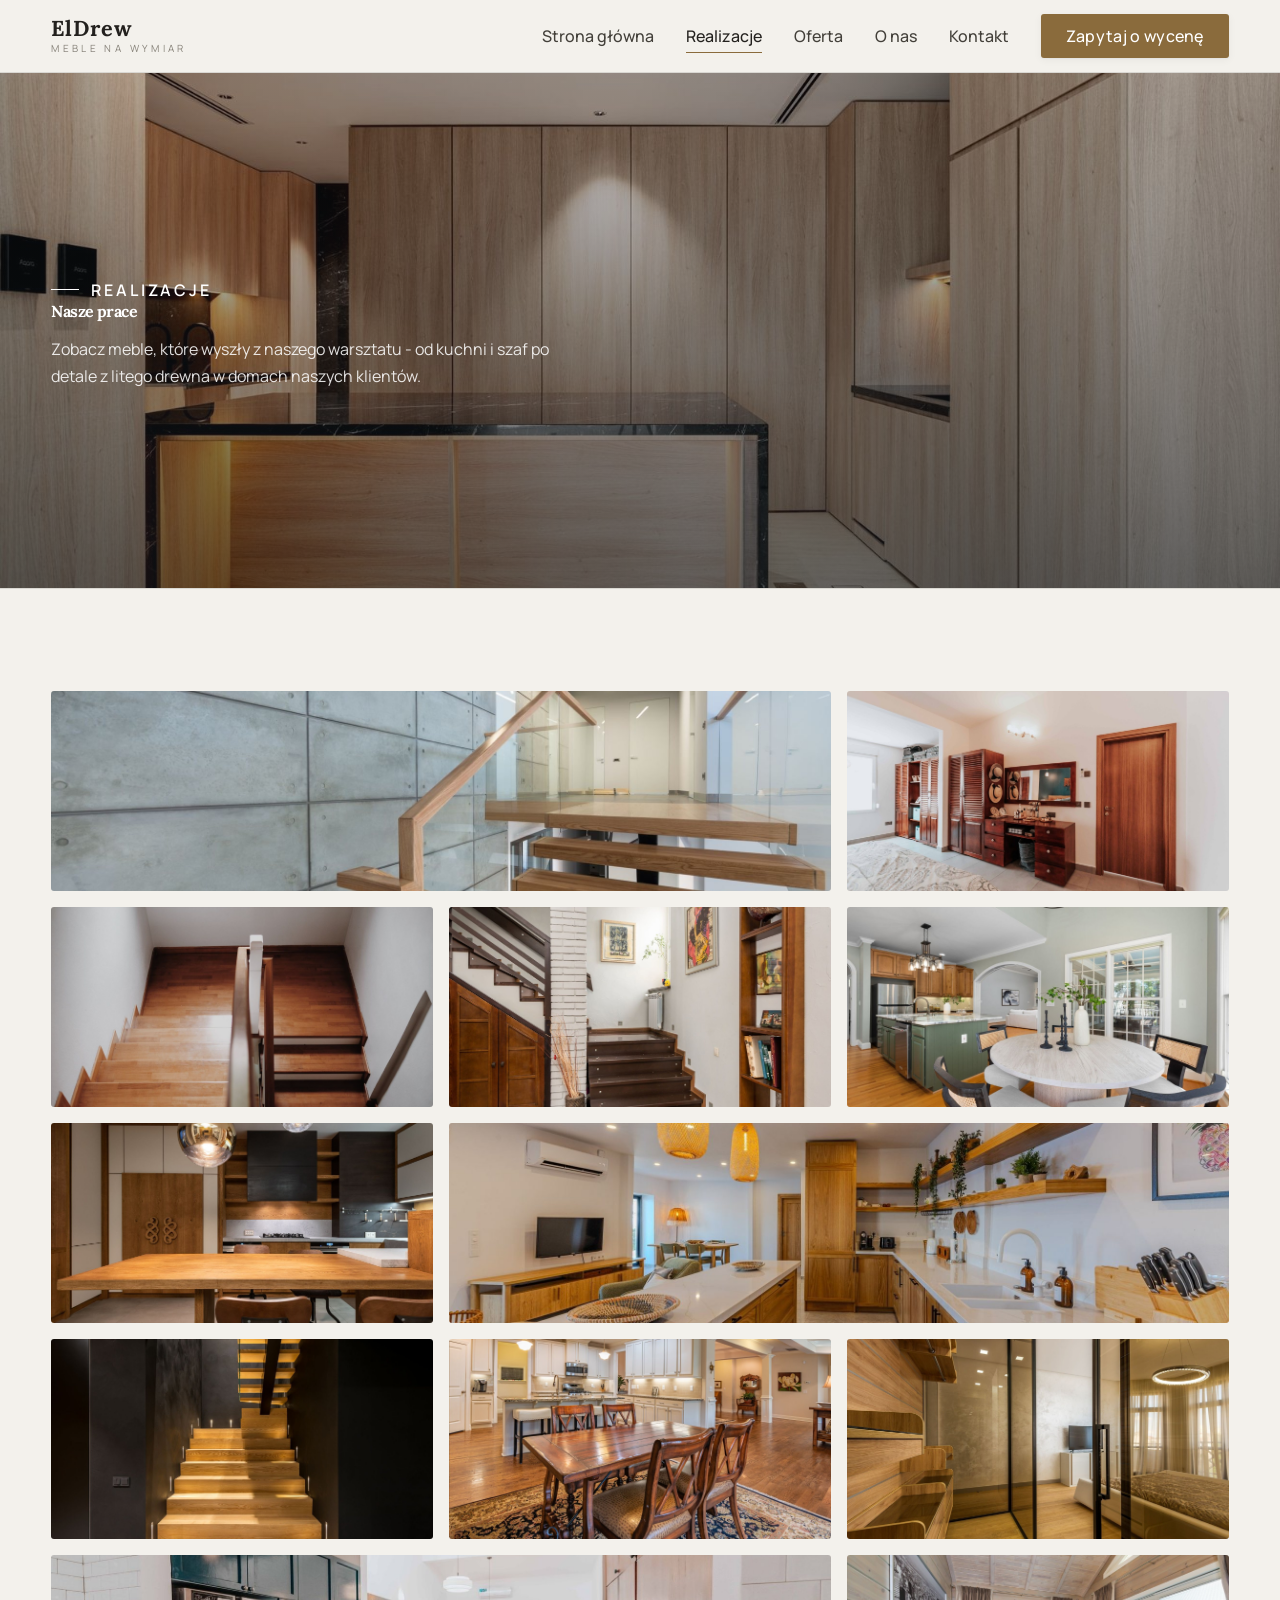
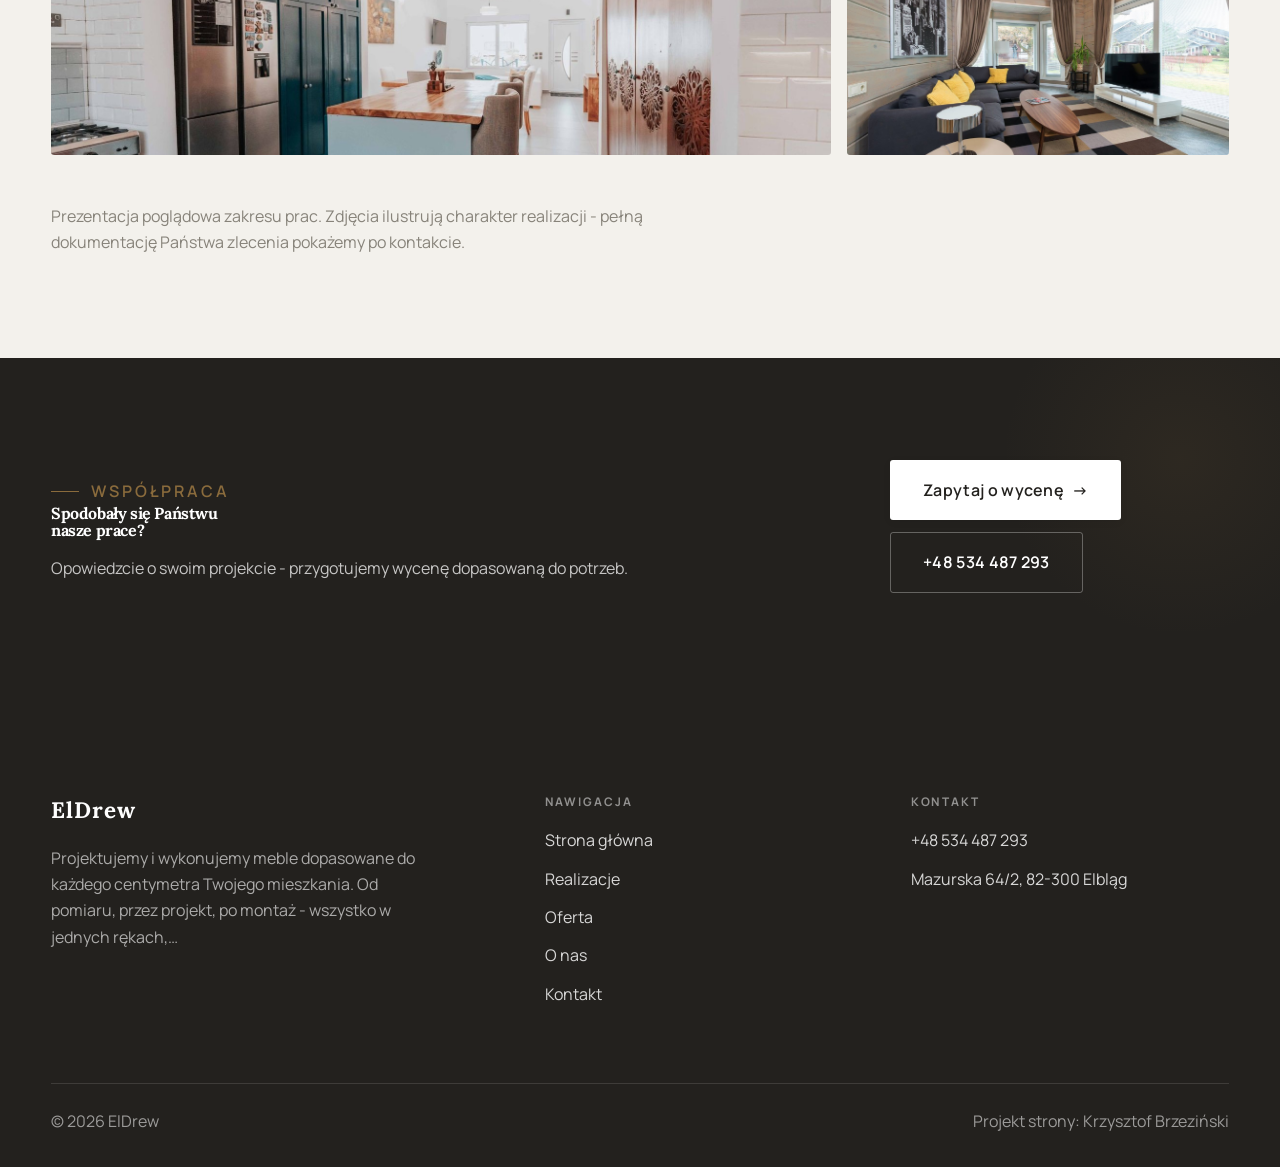
<file: realizacje.html>
<!DOCTYPE html>
<html lang="pl">
<head>
<meta charset="UTF-8">
<meta name="viewport" content="width=device-width, initial-scale=1.0">
<title>Realizacje - ElDrew</title>
<meta name="description" content="Realizacje ElDrew: Kuchnia na wymiar, Szafa wnękowa, Zabudowa pod skos, Detal drewna, Schody z drewna">
<link rel="preconnect" href="https://fonts.googleapis.com">
<link rel="preconnect" href="https://fonts.gstatic.com" crossorigin>
<link href="https://fonts.googleapis.com/css2?family=Lora:wght@500;600;700&family=Manrope:wght@400;500;600&display=swap" rel="stylesheet">
<link rel="stylesheet" href="assets/styles.css">
</head>
<body>

<header class="nav">
  <div class="wrap nav-inner">
    <a class="brand" href="index.html"><span class="name">ElDrew</span><span class="sub">Meble na wymiar</span></a>
    <nav class="nav-links">
      <a href="index.html">Strona główna</a>
      <a href="realizacje.html" class="active">Realizacje</a>
      <a href="oferta.html">Oferta</a>
      <a href="o-nas.html">O nas</a>
      <a href="kontakt.html">Kontakt</a>
      <a href="kontakt.html" class="btn btn-accent">Zapytaj o wycenę</a>
    </nav>
    <button class="nav-toggle" aria-label="Menu"><span></span><span></span><span></span></button>
  </div>
</header>

<section class="pagehead">
  <img src="img/g5.jpg" alt="ElDrew - Nasze prace">
  <div class="wrap">
    <span class="eyebrow">Realizacje</span>
    <h1>Nasze prace</h1>
    <p>Zobacz meble, które wyszły z naszego warsztatu - od kuchni i szaf po detale z litego drewna w domach naszych klientów.</p>
  </div>
</section>
<section>
  <div class="wrap">
    <div class="gallery">
      <div class="tile t-two3 reveal"><img src="img/g1.jpg" alt="Kuchnia na wymiar" loading="lazy"><div class="cap">Kuchnia na wymiar</div></div>
      <div class="tile t-third reveal"><img src="img/g2.jpg" alt="Szafa wnękowa" loading="lazy"><div class="cap">Szafa wnękowa</div></div>
      <div class="tile t-third reveal"><img src="img/g3.jpg" alt="Zabudowa pod skos" loading="lazy"><div class="cap">Zabudowa pod skos</div></div>
      <div class="tile t-third reveal"><img src="img/g4.jpg" alt="Detal drewna" loading="lazy"><div class="cap">Detal drewna</div></div>
      <div class="tile t-third reveal"><img src="img/g6.jpg" alt="Schody z drewna" loading="lazy"><div class="cap">Schody z drewna</div></div>
      <div class="tile t-third reveal"><img src="img/g7.jpg" alt="Mebel we wnętrzu" loading="lazy"><div class="cap">Mebel we wnętrzu</div></div>
      <div class="tile t-two3 reveal"><img src="img/g8.jpg" alt="ElDrew" loading="lazy"></div>
      <div class="tile t-third reveal"><img src="img/g9.jpg" alt="ElDrew" loading="lazy"></div>
      <div class="tile t-third reveal"><img src="img/g10.jpg" alt="ElDrew" loading="lazy"></div>
      <div class="tile t-third reveal"><img src="img/g11.jpg" alt="ElDrew" loading="lazy"></div>
      <div class="tile t-two3 reveal"><img src="img/g12.jpg" alt="ElDrew" loading="lazy"></div>
      <div class="tile t-third reveal"><img src="img/g13.jpg" alt="ElDrew" loading="lazy"></div>
    </div>
    <p class="muted reveal" style="margin-top:var(--space-7);font-size:var(--text-sm);max-width:62ch">Prezentacja poglądowa zakresu prac. Zdjęcia ilustrują charakter realizacji - pełną dokumentację Państwa zlecenia pokażemy po kontakcie.</p>
  </div>
</section>
<section class="cta">
  <div class="wrap">
    <div class="reveal">
      <span class="eyebrow">Współpraca</span>
      <h2>Spodobały się Państwu nasze prace?</h2>
      <p>Opowiedzcie o swoim projekcie - przygotujemy wycenę dopasowaną do potrzeb.</p>
    </div>
    <div class="cta-actions reveal">
      <a href="kontakt.html" class="btn btn-light">Zapytaj o wycenę <span class="arr">→</span></a>
      <a href="tel:+48534487293" class="btn btn-ghost" style="color:#fff;border-color:rgba(255,255,255,.3)">+48 534 487 293</a>
    </div>
  </div>
</section>

<footer>
  <div class="wrap">
    <div class="foot-grid">
      <div class="foot-brand">
        <div class="name">ElDrew</div>
        <p>Projektujemy i wykonujemy meble dopasowane do każdego centymetra Twojego mieszkania. Od pomiaru, przez projekt, po montaż - wszystko w jednych rękach,…</p>
      </div>
      <div class="foot-col">
        <h4>Nawigacja</h4>
        <a href="index.html">Strona główna</a>
        <a href="realizacje.html">Realizacje</a>
        <a href="oferta.html">Oferta</a>
        <a href="o-nas.html">O nas</a>
        <a href="kontakt.html">Kontakt</a>
      </div>
      <div class="foot-col">
        <h4>Kontakt</h4>
        <a href="tel:+48534487293">+48 534 487 293</a>
        <p>Mazurska 64/2, 82-300 Elbląg</p>
      </div>
    </div>
    <div class="foot-bot">
      <span>© 2026 ElDrew</span>
      <span>Projekt strony: Krzysztof Brzeziński</span>
    </div>
  </div>
</footer>


<script src="assets/main.js"></script>
</body>
</html>
</file>
<file: assets/styles.css>
/* ============================================================
   STOLBASZ — premium, architektoniczny B2B fit-out
   Jasna paleta, zero brązu. System wg premium-web-craft.
   Projekt strony: Krzysztof Brzeziński
   ============================================================ */

:root{
  /* PALETA — jasna, architektoniczna, chłodna */
  --paper:#F3F1EC;          /* główne tło */
  --paper-2:#E6E3DB;        /* sekcje alternatywne (chłodny jasny szary) */
  --paper-3:#E6E3DB;        /* delikatne wypełnienia */
  --ink:#23211E;            /* tekst główny — chłodny grafit */
  --ink-soft:#43403A;       /* nagłówki drugorzędne */
  --muted:#87837A;          /* tekst poboczny */
  --line:rgba(35,33,30,.12);/* hairline */
  --accent:#8A6B3C;         /* stonowany petrol-slate — jedyny akcent */
  --accent-d:#6E5430;
  --accent-soft:rgba(138,107,60,.10);
  --dark:#23211E;           /* sekcje ciemne (stopka/CTA) */

  /* ODSTĘPY — skala 4/8 */
  --space-1:4px; --space-2:8px; --space-3:12px; --space-4:16px; --space-5:24px;
  --space-6:32px; --space-7:48px; --space-8:64px; --space-9:96px; --space-10:128px;

  /* TYPOGRAFIA — fluid clamp() */
  --text-sm:clamp(.82rem,.8rem+.1vw,.9rem);
  --text-base:clamp(1rem,.97rem+.15vw,1.1rem);
  --text-lg:clamp(1.12rem,1.05rem+.3vw,1.3rem);
  --text-h3:clamp(1.2rem,1.1rem+.5vw,1.5rem);
  --text-h2:clamp(1.9rem,1.5rem+1.9vw,2.8rem);
  --text-h1:clamp(2.6rem,1.9rem+3.6vw,4.6rem);

  /* PROMIENIE — architektoniczne, raczej ostre */
  --r-sm:3px; --r-md:6px; --r-lg:10px;

  /* RUCH */
  --ease:cubic-bezier(.25,.46,.45,.94); --dur:.24s;

  /* CIENIE — miękkie, warstwowe */
  --sh-sm:0 1px 2px rgba(16,24,32,.04), 0 2px 8px rgba(16,24,32,.05);
  --sh-md:0 2px 6px rgba(16,24,32,.05), 0 12px 28px -8px rgba(16,24,32,.12);
  --sh-lg:0 6px 14px rgba(16,24,32,.07), 0 26px 56px -18px rgba(16,24,32,.22);

  --hairline:1px solid var(--line);

  --font-display:'Lora',serif;
  --font-body:'Manrope',sans-serif;
}

*{box-sizing:border-box;margin:0;padding:0}
html{scroll-behavior:smooth}
body{
  font-family:var(--font-body);
  font-size:var(--text-base);
  line-height:1.65;
  color:var(--ink);
  background:var(--paper);
  -webkit-font-smoothing:antialiased;
  text-rendering:optimizeLegibility;
}
img{max-width:100%;display:block}
a{color:inherit;text-decoration:none}

.wrap{width:min(92%,1180px);margin-inline:auto}
section{padding-block:clamp(52px,6.5vw,96px)}

h1,h2,h3{font-family:var(--font-display);font-weight:700;line-height:1.08;letter-spacing:-.02em;color:var(--ink)}
h1{font-size:var(--text-h1);letter-spacing:-.035em}
h2{font-size:var(--text-h2);letter-spacing:-.025em}
h3{font-size:var(--text-h3)}
p{max-width:65ch}

.eyebrow{
  font-family:var(--font-body);
  font-size:var(--text-sm);
  font-weight:600;
  letter-spacing:.18em;
  text-transform:uppercase;
  color:var(--accent);
  display:inline-flex;align-items:center;gap:var(--space-3);
}
.eyebrow::before{content:"";width:28px;height:1px;background:var(--accent);display:inline-block}

.muted{color:var(--muted)}
.lead{font-size:var(--text-lg);line-height:1.55;color:var(--ink-soft);max-width:50ch}

/* ---------- BUTTONS ---------- */
.btn{
  display:inline-flex;align-items:center;gap:var(--space-2);
  font-weight:600;font-size:var(--text-sm);letter-spacing:.02em;
  padding:var(--space-4) var(--space-6);
  border-radius:var(--r-sm);
  transition:transform var(--dur) var(--ease),box-shadow var(--dur) var(--ease),background var(--dur) var(--ease);
  cursor:pointer;border:1px solid transparent;
}
.btn-accent{background:var(--accent);color:#fff;box-shadow:var(--sh-sm)}
.btn-accent:hover{background:var(--accent-d);transform:translateY(-2px);box-shadow:var(--sh-md)}
.btn-accent:active{transform:translateY(0);box-shadow:var(--sh-sm)}
.btn-ghost{background:transparent;color:var(--ink);border-color:var(--line)}
.btn-ghost:hover{border-color:var(--accent);color:var(--accent);transform:translateY(-2px)}
.btn-light{background:#fff;color:var(--ink);box-shadow:var(--sh-sm)}
.btn-light:hover{transform:translateY(-2px);box-shadow:var(--sh-md)}
.btn .arr{transition:transform var(--dur) var(--ease)}
.btn:hover .arr{transform:translateX(4px)}

/* ---------- NAV ---------- */
.nav{
  position:sticky;top:0;z-index:50;
  background:color-mix(in srgb,var(--paper) 88%,transparent);
  backdrop-filter:saturate(140%) blur(10px);
  border-bottom:var(--hairline);
}
.nav-inner{display:flex;align-items:center;justify-content:space-between;height:72px}
.brand{display:flex;flex-direction:column;line-height:1}
.brand .name{font-family:var(--font-display);font-weight:800;font-size:1.35rem;letter-spacing:.04em}
.brand .sub{font-size:.62rem;letter-spacing:.34em;text-transform:uppercase;color:var(--muted);margin-top:5px}
.nav-links{display:flex;align-items:center;gap:var(--space-6)}
.nav-links a{font-size:var(--text-sm);font-weight:500;color:var(--ink-soft);position:relative;padding-block:4px;transition:color var(--dur) var(--ease)}
.nav-links a::after{content:"";position:absolute;left:0;bottom:0;width:0;height:1.5px;background:var(--accent);transition:width var(--dur) var(--ease)}
.nav-links a:hover,.nav-links a.active{color:var(--ink)}
.nav-links a:hover::after,.nav-links a.active::after{width:100%}
.nav-links .btn{padding:var(--space-2) var(--space-5)}
/* przyciski w nav: właściwy kolor (przebij .nav-links a) + bez podkreślenia */
.nav-links a.btn-accent{color:#fff}
.nav-links a.btn-ghost,.nav-links a.btn-light{color:var(--ink)}
.nav-links a.btn::after{display:none}
.nav-toggle{display:none;background:none;border:none;cursor:pointer;flex-direction:column;gap:5px;padding:8px}
.nav-toggle span{width:24px;height:2px;background:var(--ink);transition:var(--dur)}

/* ---------- HERO (split) ---------- */
.hero{position:relative;overflow:hidden;border-bottom:var(--hairline)}
.hero-grid{display:grid;grid-template-columns:1.05fr .95fr;gap:clamp(24px,4vw,60px);align-items:center;
  padding-block:clamp(36px,4.5vw,64px)}
.hero-copy .eyebrow{margin-bottom:var(--space-5)}
.hero-copy h1{margin-bottom:var(--space-5)}
.hero-copy .lead{margin-bottom:var(--space-7)}
.hero-actions{display:flex;flex-wrap:wrap;gap:var(--space-4)}
.hero-art{position:relative;aspect-ratio:4/3;border-radius:var(--r-lg);overflow:hidden;box-shadow:var(--sh-lg)}
.hero-art img{width:100%;height:100%;object-fit:cover}
.hero-art::after{content:"";position:absolute;inset:0;background:linear-gradient(180deg,transparent 55%,rgba(18,24,28,.28))}
.hero-badge{position:absolute;left:var(--space-5);bottom:var(--space-5);z-index:2;
  background:rgba(252,252,251,.94);backdrop-filter:blur(4px);
  border-radius:var(--r-md);padding:var(--space-4) var(--space-5);box-shadow:var(--sh-md);max-width:78%}
.hero-badge strong{display:block;font-family:var(--font-display);font-size:1rem;letter-spacing:-.01em}
.hero-badge span{font-size:var(--text-sm);color:var(--muted)}

/* ---------- HERO duży / kinowy (strona główna) ---------- */
.hero-cine{position:relative;min-height:clamp(560px,82vh,840px);min-height:clamp(560px,82svh,840px);display:flex;align-items:center;overflow:hidden;border-bottom:var(--hairline)}
.hero-cine>img{position:absolute;inset:0;width:100%;height:100%;object-fit:cover;z-index:0}
.hero-cine::after{content:"";position:absolute;inset:0;z-index:1;
  background:linear-gradient(95deg,rgba(13,18,23,.86) 0%,rgba(13,18,23,.64) 32%,rgba(13,18,23,.24) 62%,rgba(13,18,23,.04) 100%)}
.hero-cine .wrap{position:relative;z-index:2;padding-block:var(--space-8)}
.hero-cine .hero-copy{max-width:660px}
.hero-cine .eyebrow{color:#fff;margin-bottom:var(--space-5)}
.hero-cine .eyebrow::before{background:#fff}
.hero-cine h1{color:#fff;margin-bottom:var(--space-5);font-size:clamp(2.9rem,2rem+4.4vw,5.2rem)}
.hero-cine .lead{color:rgba(255,255,255,.92);max-width:48ch;margin-bottom:var(--space-7)}
.hero-cine .hero-actions{display:flex;flex-wrap:wrap;gap:var(--space-4)}
@media(max-width:680px){
  .hero-cine{min-height:clamp(520px,76vh,640px);min-height:clamp(520px,76svh,640px);align-items:flex-end}
  .hero-cine::after{background:linear-gradient(0deg,rgba(13,18,23,.9) 6%,rgba(13,18,23,.45) 55%,rgba(13,18,23,.25) 100%)}
  .hero-cine .wrap{padding-bottom:var(--space-9)}
}

/* full-bleed hero variant (podstrony) */
.pagehead{position:relative;min-height:46vh;min-height:46svh;display:flex;align-items:flex-end;overflow:hidden;border-bottom:var(--hairline)}
.pagehead img{position:absolute;inset:0;width:100%;height:100%;object-fit:cover}
.pagehead::after{content:"";position:absolute;inset:0;background:linear-gradient(180deg,rgba(18,24,28,.25),rgba(18,24,28,.62))}
.pagehead .wrap{position:relative;z-index:2;padding-block:var(--space-9);color:#fff}
.pagehead h1{color:#fff;max-width:18ch}
.pagehead .eyebrow{color:#fff}
.pagehead .eyebrow::before{background:#fff}
.pagehead p{color:rgba(255,255,255,.86);margin-top:var(--space-4);max-width:54ch}

/* ---------- STRIP (pasek skrótów / liczby) ---------- */
.strip{background:var(--dark);color:#fff}
.strip .wrap{display:grid;grid-template-columns:repeat(4,1fr);gap:var(--space-6);padding-block:var(--space-8)}
.strip .item .k{font-family:var(--font-display);font-size:clamp(1.6rem,1.2rem+1.4vw,2.4rem);font-weight:800;letter-spacing:-.02em;color:#fff}
.strip .item .v{font-size:var(--text-sm);color:rgba(255,255,255,.66);margin-top:var(--space-2);line-height:1.45}
.strip .item{border-left:2px solid var(--accent);padding-left:var(--space-5)}

/* ---------- SECTION HEAD ---------- */
.head{max-width:48rem;margin-bottom:var(--space-8)}
.head.center{margin-inline:auto;text-align:center}
.head .eyebrow{margin-bottom:var(--space-4)}
.head h2{margin-bottom:var(--space-4)}
.head p{color:var(--muted);font-size:var(--text-lg);line-height:1.55}
.head.center p{margin-inline:auto}

/* ---------- INTRO SPLIT ---------- */
.split{display:grid;grid-template-columns:.92fr 1.08fr;gap:clamp(28px,5vw,80px);align-items:center}
.split.rev{grid-template-columns:1.08fr .92fr}
.split.rev .split-art{order:-1}
.split-art{position:relative;aspect-ratio:5/4;border-radius:var(--r-lg);overflow:hidden;box-shadow:var(--sh-lg)}
.split-art img{width:100%;height:100%;object-fit:cover}
.split-copy h2{margin-bottom:var(--space-5)}
.split-copy p+p{margin-top:var(--space-4)}
.split-copy .btn{margin-top:var(--space-6)}

/* ---------- SERVICES (zakres) ---------- */
.svc-grid{display:grid;grid-template-columns:repeat(auto-fit,minmax(280px,1fr));gap:var(--space-5)}
.svc{background:#fff;border:var(--hairline);border-radius:var(--r-md);padding:var(--space-7) var(--space-6);
  transition:transform var(--dur) var(--ease),box-shadow var(--dur) var(--ease),border-color var(--dur) var(--ease);
  position:relative;overflow:hidden}
.svc::before{content:"";position:absolute;left:0;top:0;width:3px;height:0;background:var(--accent);transition:height var(--dur) var(--ease)}
.svc:hover{transform:translateY(-4px);box-shadow:var(--sh-md);border-color:transparent}
.svc:hover::before{height:100%}
.svc .ic{font-family:var(--font-display);font-size:.8rem;font-weight:700;letter-spacing:.12em;color:var(--accent);margin-bottom:var(--space-4)}
.svc h3{margin-bottom:var(--space-3);font-size:1.22rem}
.svc p{color:var(--muted);font-size:var(--text-base);line-height:1.6}

/* big detailed service rows */
.svc-row{display:grid;grid-template-columns:.8fr 1.2fr;gap:clamp(20px,4vw,60px);align-items:center;padding-block:var(--space-8)}
.svc-row+.svc-row{border-top:var(--hairline)}
.svc-row.rev{grid-template-columns:1.2fr .8fr}
.svc-row.rev .svc-row-art{order:-1}
.svc-row-art{aspect-ratio:4/3;border-radius:var(--r-md);overflow:hidden;box-shadow:var(--sh-md)}
.svc-row-art img{width:100%;height:100%;object-fit:cover}
.svc-row h3{font-size:1.5rem;margin-bottom:var(--space-4)}
.svc-row .num{font-family:var(--font-display);font-size:.85rem;font-weight:700;letter-spacing:.14em;color:var(--accent);display:block;margin-bottom:var(--space-3)}
.svc-row ul{list-style:none;margin-top:var(--space-4);display:flex;flex-direction:column;gap:var(--space-2)}
.svc-row li{position:relative;padding-left:var(--space-5);color:var(--muted);font-size:var(--text-base)}
.svc-row li::before{content:"";position:absolute;left:0;top:.62em;width:8px;height:1px;background:var(--accent)}

/* ---------- GALLERY (realizacje) ---------- */
.gallery{display:grid;grid-template-columns:repeat(12,1fr);gap:var(--space-4);grid-auto-rows:200px}
.tile{position:relative;overflow:hidden;border-radius:var(--r-md);box-shadow:var(--sh-sm);
  transition:transform var(--dur) var(--ease),box-shadow var(--dur) var(--ease)}
.tile img{width:100%;height:100%;object-fit:cover;transition:transform .6s var(--ease)}
.tile:hover{box-shadow:var(--sh-md)}
.tile:hover img{transform:scale(1.05)}
.tile .cap{position:absolute;left:0;right:0;bottom:0;padding:var(--space-5) var(--space-4) var(--space-4);
  background:linear-gradient(transparent,rgba(18,24,28,.78));color:#fff;
  font-size:var(--text-sm);font-weight:600;letter-spacing:.01em;
  opacity:0;transform:translateY(8px);transition:var(--dur) var(--ease)}
.tile:hover .cap{opacity:1;transform:translateY(0)}
.tile .cap small{display:block;font-weight:400;opacity:.78;letter-spacing:.04em;text-transform:uppercase;font-size:.66rem;margin-top:3px}
/* bento spans */
.t-wide{grid-column:span 6}
.t-tall{grid-column:span 6;grid-row:span 2}
.t-std{grid-column:span 6}
.t-third{grid-column:span 4}
.t-two3{grid-column:span 8}

/* ---------- TRUST / WIARYGODNOŚĆ ---------- */
.trust{background:var(--paper-2)}
.trust-grid{display:grid;grid-template-columns:repeat(auto-fit,minmax(240px,1fr));gap:var(--space-5);margin-top:var(--space-7)}
.trust-card{background:#fff;border-radius:var(--r-md);padding:var(--space-7) var(--space-6);box-shadow:var(--sh-sm);border-top:3px solid var(--accent)}
.trust-card .big{font-family:var(--font-display);font-size:clamp(1.8rem,1.3rem+1.6vw,2.6rem);font-weight:800;letter-spacing:-.02em;color:var(--ink);line-height:1}
.trust-card h3{font-size:1.12rem;margin:var(--space-3) 0 var(--space-2)}
.trust-card p{color:var(--muted);font-size:var(--text-base);line-height:1.55}

/* ---------- CTA band ---------- */
.cta{background:var(--dark);color:#fff;position:relative;overflow:hidden}
.cta .wrap{display:grid;grid-template-columns:1.4fr .6fr;gap:var(--space-7);align-items:center;position:relative;z-index:2}
.cta h2{color:#fff;max-width:20ch}
.cta p{color:rgba(255,255,255,.74);margin-top:var(--space-4)}
.cta-actions{display:flex;flex-direction:column;gap:var(--space-3);align-items:flex-start}
.cta::before{content:"";position:absolute;right:-80px;top:-80px;width:360px;height:360px;border-radius:50%;
  background:radial-gradient(circle,var(--accent-soft),transparent 70%)}

/* ---------- CONTACT ---------- */
.contact-grid{display:grid;grid-template-columns:.85fr 1.15fr;gap:clamp(28px,4vw,56px);align-items:start}
.info-list{display:flex;flex-direction:column;gap:var(--space-2)}
.info-row{display:flex;gap:var(--space-4);align-items:flex-start;padding-block:var(--space-4);border-bottom:var(--hairline)}
.info-row .ic{flex:none;width:42px;height:42px;display:grid;place-items:center;border-radius:50%;
  background:var(--accent-soft);color:var(--accent);font-size:1.05rem}
.info-row .lbl{font-size:.72rem;letter-spacing:.14em;text-transform:uppercase;color:var(--muted)}
.info-row .val{font-weight:600;font-size:var(--text-base);margin-top:2px}
.info-row a.val:hover{color:var(--accent)}
.map{border:none;border-radius:var(--r-lg);box-shadow:var(--sh-md);width:100%;height:100%;min-height:380px;filter:grayscale(.2) contrast(1.02)}
.form{background:#fff;border:var(--hairline);border-radius:var(--r-lg);padding:clamp(24px,3vw,40px);box-shadow:var(--sh-sm)}
.form .fld{margin-bottom:var(--space-5)}
.form label{display:block;font-size:var(--text-sm);font-weight:600;margin-bottom:var(--space-2)}
.form input,.form textarea{width:100%;font-family:inherit;font-size:var(--text-base);color:var(--ink);
  padding:var(--space-4);border:var(--hairline);border-radius:var(--r-sm);background:var(--paper);transition:border-color var(--dur)}
.form input:focus,.form textarea:focus{outline:none;border-color:var(--accent);background:#fff}
.form textarea{resize:vertical;min-height:120px}
.form .note{font-size:var(--text-sm);color:var(--muted);margin-top:var(--space-3)}

/* ---------- FOOTER ---------- */
footer{background:var(--dark);color:#fff;padding-block:var(--space-9) var(--space-6)}
.foot-grid{display:grid;grid-template-columns:1.4fr 1fr 1fr;gap:var(--space-7);margin-bottom:var(--space-8)}
.foot-brand .name{font-family:var(--font-display);font-weight:800;font-size:1.4rem;letter-spacing:.04em}
.foot-brand p{color:rgba(255,255,255,.62);margin-top:var(--space-4);font-size:var(--text-base);max-width:38ch}
.foot-col h4{font-size:.74rem;letter-spacing:.16em;text-transform:uppercase;color:rgba(255,255,255,.5);margin-bottom:var(--space-4)}
.foot-col a,.foot-col p{display:block;color:rgba(255,255,255,.82);font-size:var(--text-base);margin-bottom:var(--space-3)}
.foot-col a:hover{color:#fff}
.foot-bot{border-top:1px solid rgba(255,255,255,.12);padding-top:var(--space-5);display:flex;justify-content:space-between;flex-wrap:wrap;gap:var(--space-3);
  font-size:var(--text-sm);color:rgba(255,255,255,.55)}
.foot-bot a:hover{color:#fff}

/* ---------- REVEAL ---------- */
.reveal{opacity:0;transform:translateY(22px);transition:opacity .6s var(--ease),transform .6s var(--ease)}
.reveal.in{opacity:1;transform:none}

/* ---------- RESPONSIVE ---------- */
@media(max-width:920px){
  .hero-grid,.split,.split.rev,.svc-row,.svc-row.rev,.cta .wrap,.contact-grid,.foot-grid{grid-template-columns:1fr}
  .split.rev .split-art,.svc-row.rev .svc-row-art{order:0}
  .hero-art{aspect-ratio:16/10;max-height:420px}
  .strip .wrap{grid-template-columns:repeat(2,1fr);gap:var(--space-7)}
  .gallery{grid-auto-rows:180px}
  .t-wide,.t-tall,.t-std,.t-third,.t-two3{grid-column:span 6}
  .t-tall{grid-row:span 1}
  .cta-actions{flex-direction:row;flex-wrap:wrap}
  .foot-grid{gap:var(--space-6)}
}
@media(max-width:680px){
  .nav-links{position:fixed;inset:72px 0 auto 0;background:var(--paper);flex-direction:column;align-items:stretch;
    gap:0;padding:var(--space-4) 6%;border-bottom:var(--hairline);box-shadow:var(--sh-md);
    transform:translateY(-120%);transition:transform var(--dur) var(--ease)}
  .nav-links.open{transform:translateY(0)}
  .nav-links a{padding-block:var(--space-4);border-bottom:var(--hairline)}
  .nav-links .btn{margin-top:var(--space-3);justify-content:center}
  .nav-toggle{display:flex}
  .strip .wrap{grid-template-columns:1fr}
  .gallery{grid-template-columns:repeat(6,1fr)}
  .foot-grid{grid-template-columns:1fr}
}
@media(prefers-reduced-motion:reduce){
  *{animation-duration:.01ms!important;transition:none!important}
  .reveal{opacity:1!important;transform:none!important}
  html{scroll-behavior:auto}
}

/* ============================================================
   PREMIUM LAYER — destylat deep-researchu branż (anty-AI, spokój).
   Zmienne STOLBASZ (--accent/--ink/--paper/--line/--dark). Ruch ledwo
   zauważalny, krzywa cubic-bezier(.16,.84,.44,1); prefers-reduced-motion
   pokryte blanketem wyżej. Karty hairline zamiast cieni = #1 sygnał „nie-AI".
   ============================================================ */

/* więcej oddechu między sekcjami (liderzy: 110-130px) */
section{padding-block:clamp(64px,8vw,128px)}

/* 1) Aksamitny reveal — dłuższa, miękka krzywa zamiast „skoku" */
.reveal{transition:opacity .9s cubic-bezier(.16,.84,.44,1),transform .9s cubic-bezier(.16,.84,.44,1);will-change:opacity,transform}
/* stagger TYLKO w galerii (tam pozycja = porządek dzieci) */
.gallery .reveal:nth-child(2){transition-delay:.07s}
.gallery .reveal:nth-child(3){transition-delay:.14s}
.gallery .reveal:nth-child(4){transition-delay:.21s}
.gallery .reveal:nth-child(5){transition-delay:.28s}
.gallery .reveal:nth-child(6){transition-delay:.35s}

/* 2) Hero — Ken Burns POPRAWNY (czysty powolny zoom od środka, BEZ translateY).
   Historia 26.06: stary wariant miał translateY(-1.2%) → widoczny dryf GÓRA-DÓŁ
   = skarga „hero lata/rusza się". Poprawny KB (jak działające gastro/studio):
   sam scale, transform-origin center, wolno, desktop-only, respektuje reduced-motion.
   ZASADA: Ken Burns = TYLKO scale (zoom). Nigdy translateY/translateX w pętli hero. */
@keyframes heroBreath{from{transform:scale(1.05)}to{transform:scale(1.12)}}
@media(min-width:900px){
  .hero-cine>img{transform-origin:center;will-change:transform;backface-visibility:hidden;
    animation:heroBreath 30s ease-out infinite alternate}
}

/* 3) Akcentowy hairline pod nagłówkiem sekcji, który „rysuje się" przy wejściu */
.head h2{position:relative;padding-bottom:18px}
.head h2::after{content:"";position:absolute;left:0;bottom:0;height:1px;width:0;background:var(--accent);transition:width 1s cubic-bezier(.16,.84,.44,1) .15s}
.head.center h2::after{left:50%;transform:translateX(-50%)}
.head.reveal.in h2::after,.head.center.reveal.in h2::after{width:54px}

/* 4) Karty HAIRLINE zamiast cieni/zaokrągleń (najmocniejszy anty-AI detal) */
.svc{background:transparent;border:1px solid var(--line);border-radius:var(--r-sm);box-shadow:none}
.svc:hover{box-shadow:none;border-color:var(--accent);transform:translateY(-3px)}
.trust-card{background:transparent;box-shadow:none;border:1px solid var(--line);border-top:2px solid var(--accent);border-radius:var(--r-sm)}
.tile{box-shadow:none;border-radius:var(--r-sm)}
.tile:hover{box-shadow:none}

/* 5) Sticky-nav kondensuje się po przewinięciu (sygnał dopracowania) */
.nav{transition:box-shadow .4s ease,background .4s ease}
.nav.is-stuck{box-shadow:0 1px 0 var(--line),0 14px 30px -24px rgba(0,0,0,.45)}
.nav-inner{transition:height .35s var(--ease)}
.nav.is-stuck .nav-inner{height:60px}

/* 6) MANIFESTO — pełnoekranowy cytat-bohater (zastępuje generyczne „Dlaczego my") */
.manifesto{background:var(--paper-2);text-align:center}
.manifesto .wrap{max-width:60rem}
.manifesto p{font-family:var(--font-display);font-style:italic;font-size:clamp(1.6rem,1rem+2.4vw,2.8rem);line-height:1.32;color:var(--ink-soft);margin-inline:auto;max-width:26ch;position:relative;padding-top:var(--space-8)}
.manifesto p::before{content:"";position:absolute;top:0;left:50%;transform:translateX(-50%);width:54px;height:1px;background:var(--accent)}
.manifesto p span{color:var(--accent);font-style:italic}

/* 7) GATEWAYS — 3 duże bramy-zdjęcia (zamiast paska menu usług) */
.gateways{display:grid;grid-template-columns:repeat(3,1fr);gap:var(--space-4)}
.gateway{position:relative;aspect-ratio:3/4;overflow:hidden;border-radius:var(--r-sm);display:block}
.gateway img{width:100%;height:100%;object-fit:cover;transition:transform .8s var(--ease),filter .5s var(--ease)}
.gateway::after{content:"";position:absolute;inset:0;background:linear-gradient(180deg,transparent 38%,rgba(18,24,28,.74))}
.gateway:hover img{transform:scale(1.05);filter:brightness(1.05)}
.gateway .g-ttl{position:absolute;left:0;right:0;bottom:0;z-index:2;padding:var(--space-6) var(--space-5);color:#fff;font-family:var(--font-display);font-size:1.45rem;letter-spacing:-.01em;line-height:1.15}
.gateway .g-ttl small{display:block;font-family:var(--font-body);font-size:var(--text-sm);font-weight:400;opacity:.82;letter-spacing:.03em;margin-top:5px}
@media(max-width:760px){.gateways{grid-template-columns:1fr}.gateway{aspect-ratio:16/10}}

/* 8) LOGO klienta w nagłówku (gdy podane --logo) */
.brand-logo{height:40px;width:auto;max-width:220px;object-fit:contain;display:block}
.nav.is-stuck .brand-logo{height:34px}
@media(max-width:680px){.brand-logo{height:32px}}
</file>
